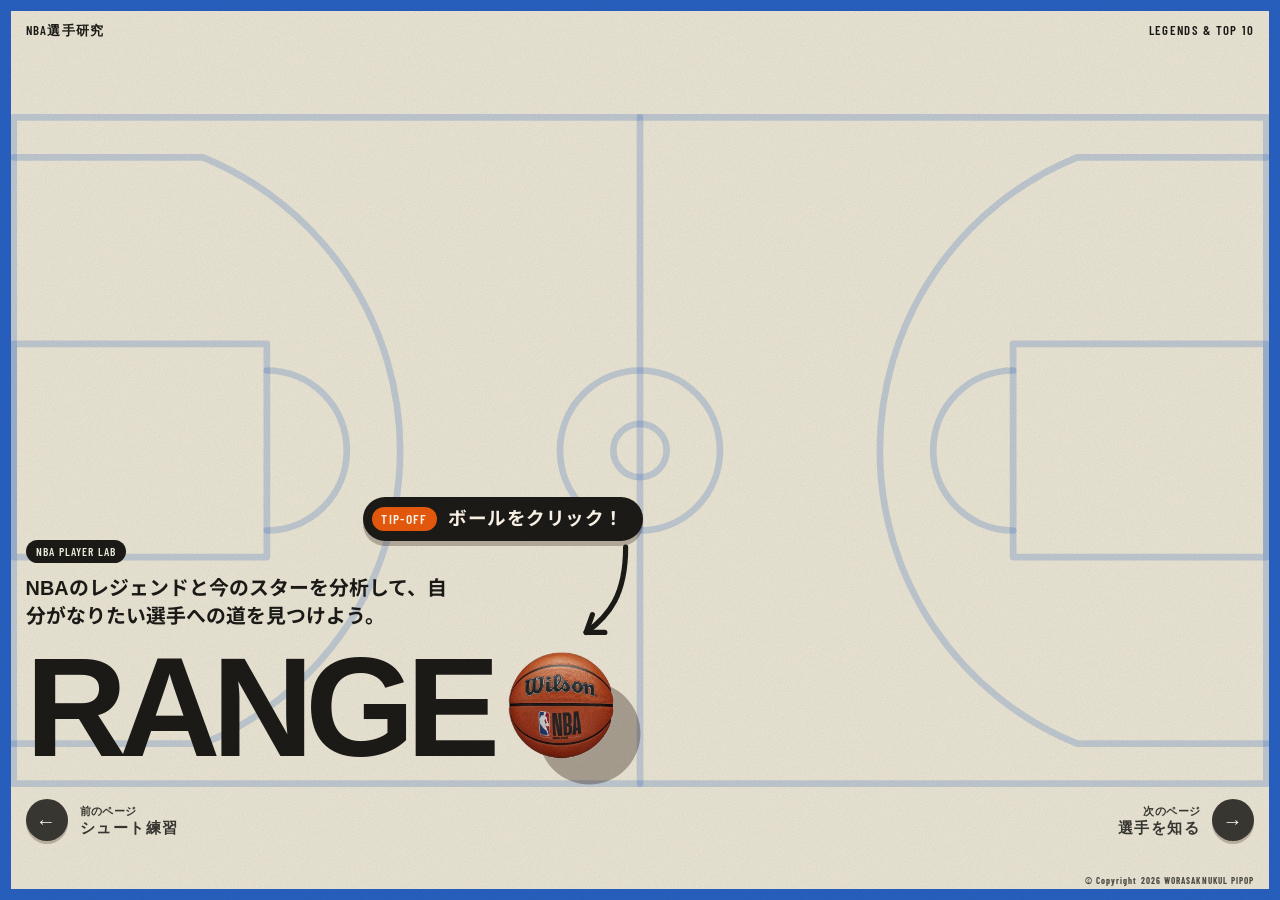
<file: sportweb/index.html>
<!doctype html>
<html lang="ja">
<head>
<meta charset="utf-8">
<meta name="viewport" content="width=device-width, initial-scale=1">
<title>スポーツウェブサイト | バスケットボール | Range</title>
<link rel="preconnect" href="https://fonts.googleapis.com">
<link rel="preconnect" href="https://fonts.gstatic.com" crossorigin>
<link href="https://fonts.googleapis.com/css2?family=Inter:wght@400;500;600;700&family=Noto+Sans+JP:wght@400;500;700&family=Barlow+Condensed:wght@500;600;700&display=swap" rel="stylesheet">
<link rel="stylesheet" href="css/style.css">
<link rel="stylesheet" href="css/home.css">
<link rel="stylesheet" href="css/fit.css">
<link rel="stylesheet" href="css/retro.css">
<script src="js/transition.js"></script>
</head>
<body class="p-home">
  <div class="page">
  <header class="site-header"><div class="credits"><span>NBA選手研究</span><span>LEGENDS &amp; TOP 10</span></div></header>
    <main class="home">
      <div class="grid-view">
        <div class="hero">
        <nav class="picks" id="picks" aria-label="Main">
          <a class="tile poster" href="players.html">
            <i class="po-sw" aria-hidden="true"></i>
            <b class="po-title">選手を知る</b>
            <span class="po-sub">レジェンドと今のスターの強み</span>
          </a>
          <a class="tile poster" href="compare.html">
            <i class="po-sw" aria-hidden="true"></i>
            <b class="po-title">選手を比べる</b>
            <span class="po-sub">2人を重ねて、どこが違うか</span>
          </a>
          <a class="tile poster" href="build-player.html">
            <i class="po-sw" aria-hidden="true"></i>
            <b class="po-title">自分を作る</b>
            <span class="po-sub">なりたい選手への道と練習プラン</span>
          </a>
          <a class="tile poster" href="shoot.html">
            <i class="po-sw" aria-hidden="true"></i>
            <b class="po-title">シュート練習</b>
            <span class="po-sub">緑で離して、3ポイントを決める</span>
          </a>
        </nav>
        <p class="tagline"><span class="tagline-tag">NBA PLAYER LAB</span><span class="tagline-text">NBAのレジェンドと今のスターを分析して、自分がなりたい選手への道を見つけよう。</span></p>
        <div class="brand">
          <h1 class="wordmark">RANGE</h1>
          <div class="ball-menu" id="ballMenu">
            <button class="ball-btn" type="button" aria-expanded="false" aria-controls="picks" aria-label="ボールをクリックしてメニューを開く"><svg viewBox="0 0 270 270" aria-hidden="true"><circle cx="165" cy="165" r="100" fill="#2b1511" fill-opacity=".34"/><image href="images/players/ball.webp" x="6" y="6" width="208" height="208"/></svg></button>
            <span class="ball-hint" aria-hidden="true"><span class="hint-pill"><b>TIP-OFF</b>ボールをクリック！</span><svg class="hint-arrow" viewBox="0 0 80 100"><path d="M14 4C14 50 30 70 52 86"/><path d="M46 69L52 86L34 86"/></svg></span>
          </div>
        </div>
        </div>
      </div>
    </main>
  </div>

    <footer class="site-foot">
    <small>&copy; Copyright 2026 WORASAKNUKUL PIPOP</small>
  </footer>

<script src="js/i18n.js"></script>
<script src="js/home.js"></script>
  <script src="js/pager.js"></script>
</body>
</html>
</file>
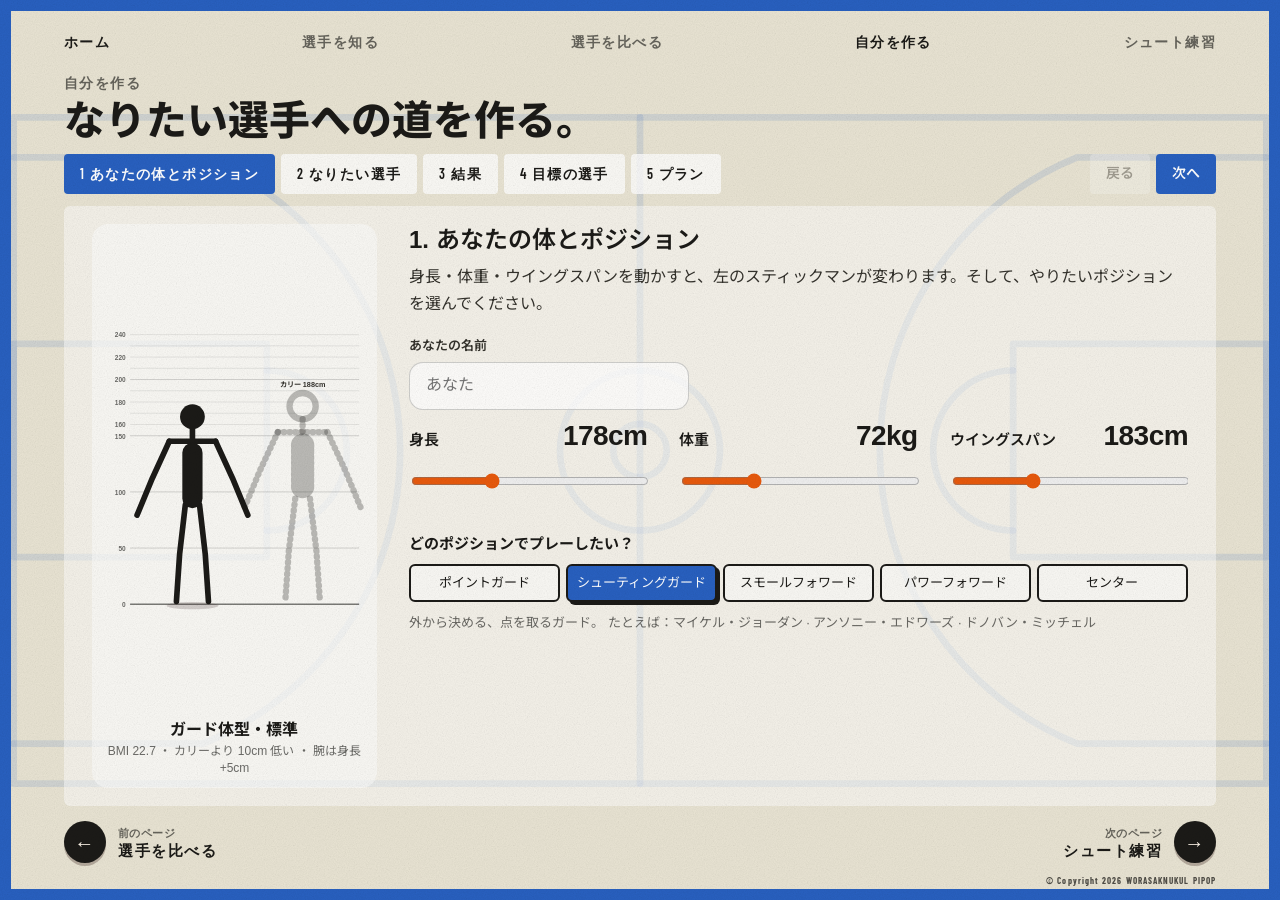
<file: sportweb/build-player.html>
<!doctype html>
<html lang="ja">
<head>
<meta charset="utf-8">
<meta name="viewport" content="width=device-width, initial-scale=1">
<title>自分を作る | Range</title>
<link rel="preconnect" href="https://fonts.googleapis.com">
<link rel="preconnect" href="https://fonts.gstatic.com" crossorigin>
<link href="https://fonts.googleapis.com/css2?family=Inter:wght@400;500;600;700&family=Noto+Sans+JP:wght@400;500;700&family=Barlow+Condensed:wght@500;600;700&display=swap" rel="stylesheet">
<link rel="stylesheet" href="css/style.css">
<link rel="stylesheet" href="css/build-player.css">
<link rel="stylesheet" href="css/fit.css">
<link rel="stylesheet" href="css/retro.css">
<script src="js/transition.js"></script>
</head>
<body class="p-player">
  <div class="page">
    <header class="site-header">
      <div class="header-inner">
        <a class="logo" href="index.html">ホーム</a>
        <nav class="main-nav" aria-label="Main">
          <a href="players.html">選手を知る</a>
          <a href="compare.html">選手を比べる</a>
          <a href="build-player.html" aria-current="page">自分を作る</a>
          <a href="shoot.html">シュート練習</a>
        </nav>
      </div>
    </header>

    <main>
      <section class="section">
        <div class="container">
          <p class="eyebrow">自分を作る</p>
          <h2>なりたい選手への道を作る。</h2>
          <p class="lede">体格とポジションを選んで、目標にしたい選手（レジェンドでも今のスターでも）を選ぶと、体の違いと、そこに近づく練習プランが見えます。</p>

          <nav class="steps-nav" aria-label="ステップ">
            <div class="steps-tabs" id="stepsTabs">
              <button type="button" class="step-tab" data-go="1">1 あなたの体とポジション</button>
              <button type="button" class="step-tab" data-go="2">2 なりたい選手</button>
              <button type="button" class="step-tab" data-go="3">3 結果</button>
              <button type="button" class="step-tab" data-go="4">4 目標の選手</button>
              <button type="button" class="step-tab" data-go="5">5 プラン</button>
            </div>
            <div class="steps-move">
              <button type="button" class="step-move" id="stepPrev">戻る</button>
              <button type="button" class="step-move step-move--next" id="stepNext">次へ</button>
            </div>
          </nav>

          <div class="steps" id="steps">
          <div class="card" data-step="1">
            <div class="build-layout">
              <figure class="figure-panel">
                <svg id="bodySvg" viewBox="0 0 360 420" role="img" aria-label="身長と体重に合わせて変わるスティックマン"></svg>
                <figcaption class="figure-cap"><b id="bodyType"></b><span id="bodyVs"></span></figcaption>
              </figure>
              <div class="build-fields">
                <div class="card-head">
                  <div>
                    <h3>1. あなたの体とポジション</h3>
                    <p class="card-sub">身長・体重・ウイングスパンを動かすと、左のスティックマンが変わります。そして、やりたいポジションを選んでください。</p>
                  </div>
                  <div class="field name-field">
                    <label for="playerName">あなたの名前</label>
                    <input id="playerName" type="text" placeholder="あなた">
                  </div>
                </div>
                <div class="sliders sliders--body" id="bodySliders"></div>
                <h4 class="style-title">どのポジションでプレーしたい？</h4>
                <div class="style-grid" id="styleGrid"></div>
                <p class="note style-desc" id="styleDesc"></p>
              </div>
            </div>
          </div>

          <div class="card card--soft" data-step="2">
            <h3>2. なりたい選手を選ぶ</h3>
            <div class="tabs">
              <button class="pill" id="tabNow" type="button">今：ESPNトップ10</button>
              <button class="pill" id="tabAll" type="button">歴代の名選手</button>
            </div>
            <p class="note tab-note" id="tabNote"></p>
            <div class="pool" id="pool"></div>
          </div>

          <div class="card card--result" data-step="3">
            <h3 id="resultTitle"></h3>
            <p class="result-line" id="resultLine"></p>
            <div class="result-body">
              <div class="compare-rows" id="compareRows"></div>
              <div class="style-compare" id="styleCompare"></div>
            </div>

            <div class="matches-wrap">
              <h4>あなたに近いNBA選手</h4>
              <div class="matches" id="matches"></div>
              <p class="note">近さは、体格とポジションから出した目安です。</p>
            </div>
          </div>

          <div class="card player-file" data-step="4">
            <div class="file-fig"><img id="fileArt" src="" alt=""></div>
            <div class="file-main">
            <div class="tag">目標の選手</div>
            <h3 id="fileName"></h3>
            <p class="sub" id="fileSub"></p>
            <div class="facts">
              <div class="fact"><span class="fact-label">体格</span><span class="fact-value" id="fileBody"></span></div>
              <div class="fact"><span class="fact-label">ポジション</span><span class="fact-value" id="fileStyle"></span></div>
              <div class="fact"><span class="fact-label">主な強み</span><span class="fact-value" id="fileStrong"></span></div>
            </div>
            <p class="note" id="fileNote"></p>
            <p class="file-cta"><a class="btn" id="fileLink" href="players.html">この選手のくわしい強みを見る →</a></p>
            </div>
          </div>

          <div class="card card--plan" data-step="5">
            <h3>5. あなたのプラン</h3>
            <p class="result-line">ポジションと体の違いから、まず取り組む練習を選びました。弱点と目標も書いてください。</p>

            <div class="plan-cols"><div class="plan-left">
            <div class="plan-fields">
              <div class="field">
                <label for="weak">私の一番の弱点</label>
                <textarea id="weak" rows="2" placeholder="例：疲れてくるとフリースローを外す。"></textarea>
              </div>
              <div class="field">
                <label for="goal">私の挑戦目標</label>
                <textarea id="goal" rows="2" placeholder="例：春までにフリースロー成功率を80%にする。"></textarea>
              </div>
            </div>

            <div class="keyword" id="keyword" hidden>
              <div class="tag" id="keywordLabel"></div>
              <p id="keywordTip"></p>
            </div>

            <div class="words" id="words" hidden>
              <span class="tag">あなたの言葉</span>
              <p id="wordsWeak" hidden><strong>弱点：</strong> <span id="wordsWeakText"></span></p>
              <p id="wordsGoal" hidden><strong>挑戦目標：</strong> <span id="wordsGoalText"></span></p>
            </div>
            </div><div class="plan-right">
            <h4 id="gapsTitle"></h4>
            <ul class="body-notes" id="bodyNotes"></ul>
            <div class="focus-list" id="focusList"></div>

            <p class="plan-cta"><a class="btn btn--primary" href="shoot.html">シュート練習で試す →</a></p>

            </div></div>
          </div>
          </div>
        </div>
      </section>
    </main>
  </div>

  <footer class="site-foot">
    <small>&copy; Copyright 2026 WORASAKNUKUL PIPOP</small>
  </footer>

<script src="js/i18n.js"></script>
<script src="js/player-data.js"></script>
<script src="js/lab.js"></script>
<script src="js/build-player.js"></script>
<script src="js/pager.js"></script>
</body>
</html>
</file>
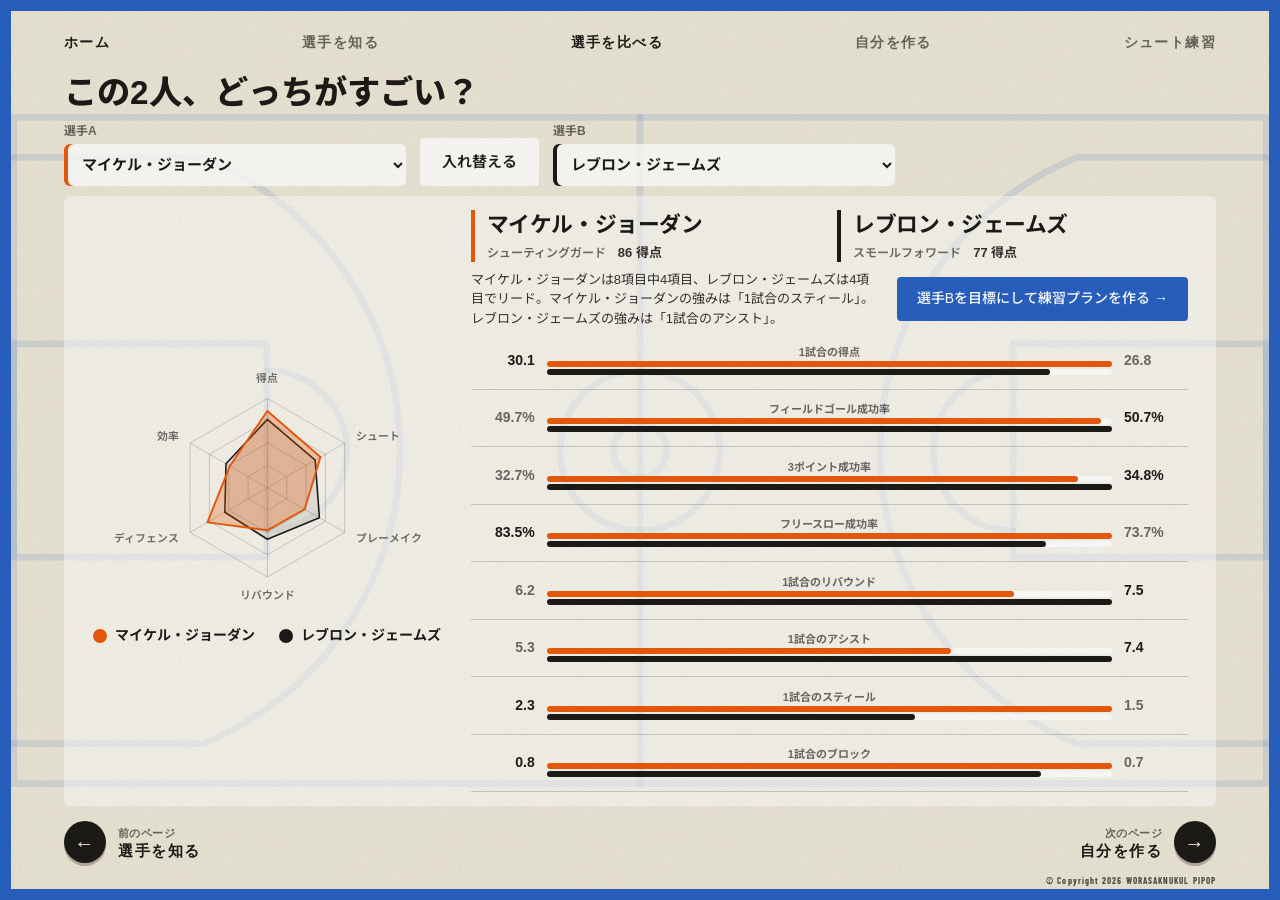
<file: sportweb/compare.html>
<!doctype html>
<html lang="ja">
<head>
<meta charset="utf-8">
<meta name="viewport" content="width=device-width, initial-scale=1">
<title>選手を比べる | Range</title>
<link rel="preconnect" href="https://fonts.googleapis.com">
<link rel="preconnect" href="https://fonts.gstatic.com" crossorigin>
<link href="https://fonts.googleapis.com/css2?family=Inter:wght@400;500;600;700&family=Noto+Sans+JP:wght@400;500;700&family=Barlow+Condensed:wght@500;600;700&display=swap" rel="stylesheet">
<link rel="stylesheet" href="css/style.css">
<link rel="stylesheet" href="css/build-player.css">
<link rel="stylesheet" href="css/lab.css">
<link rel="stylesheet" href="css/fit.css">
<link rel="stylesheet" href="css/retro.css">
<script src="js/transition.js"></script>
</head>
<body class="p-lab p-compare">
  <div class="page">
    <header class="site-header">
      <div class="header-inner">
        <a class="logo" href="index.html">ホーム</a>
        <nav class="main-nav" aria-label="Main">
          <a href="players.html">選手を知る</a>
          <a href="compare.html" aria-current="page">選手を比べる</a>
          <a href="build-player.html">自分を作る</a>
          <a href="shoot.html">シュート練習</a>
        </nav>
      </div>
    </header>

    <main>
      <section class="section">
        <div class="container">
          <p class="eyebrow">選手を比べる</p>
          <h2>この2人、どっちがすごい？</h2>
          <p class="lede">2人を選ぶと、6つの評価と8つの成績を重ねて比べられます。どこで勝っていて、どこで負けているのかを見てみましょう。</p>

          <div class="cmp-pick">
            <label class="cmp-sel cmp-sel--a"><span>選手A</span><select id="cmpA"></select></label>
            <button type="button" class="pill" id="cmpSwap">入れ替える</button>
            <label class="cmp-sel cmp-sel--b"><span>選手B</span><select id="cmpB"></select></label>
          </div>

          <div class="lab lab--cmp card">
            <div class="cmp-left">
              <div class="cmp-radar" id="cmpRadar"></div>
              <div class="legend"><span><i class="you"></i><b id="legA"></b></span><span><i class="them"></i><b id="legB"></b></span></div>
              <p class="note">評価は、1試合あたりの成績から作った0〜99の独自の簡易式によるものです。比較のための目安です。</p>
            </div>
            <div class="cmp-right">
              <div class="cmp-heads">
                <div class="cmp-head cmp-head--a"><a id="cmpLinkA" href="players.html"><b id="cmpNameA"></b></a><span id="cmpStyleA"></span><em id="cmpScoreA"></em></div>
                <div class="cmp-head cmp-head--b"><a id="cmpLinkB" href="players.html"><b id="cmpNameB"></b></a><span id="cmpStyleB"></span><em id="cmpScoreB"></em></div>
              </div>
              <p class="cmp-verdict" id="cmpVerdict"></p>
              <div class="cmp-rows" id="cmpRows"></div>
              <a class="btn btn--primary cmp-cta" id="cmpTarget" href="build-player.html">選手Bを目標にして練習プランを作る →</a>
            </div>
          </div>
        </div>
      </section>
    </main>
  </div>

  <footer class="site-foot">
    <small>&copy; Copyright 2026 WORASAKNUKUL PIPOP</small>
  </footer>

<script src="js/i18n.js"></script>
<script src="js/player-data.js"></script>
<script src="js/lab.js"></script>
<script src="js/compare.js"></script>
<script src="js/pager.js"></script>
</body>
</html>
</file>
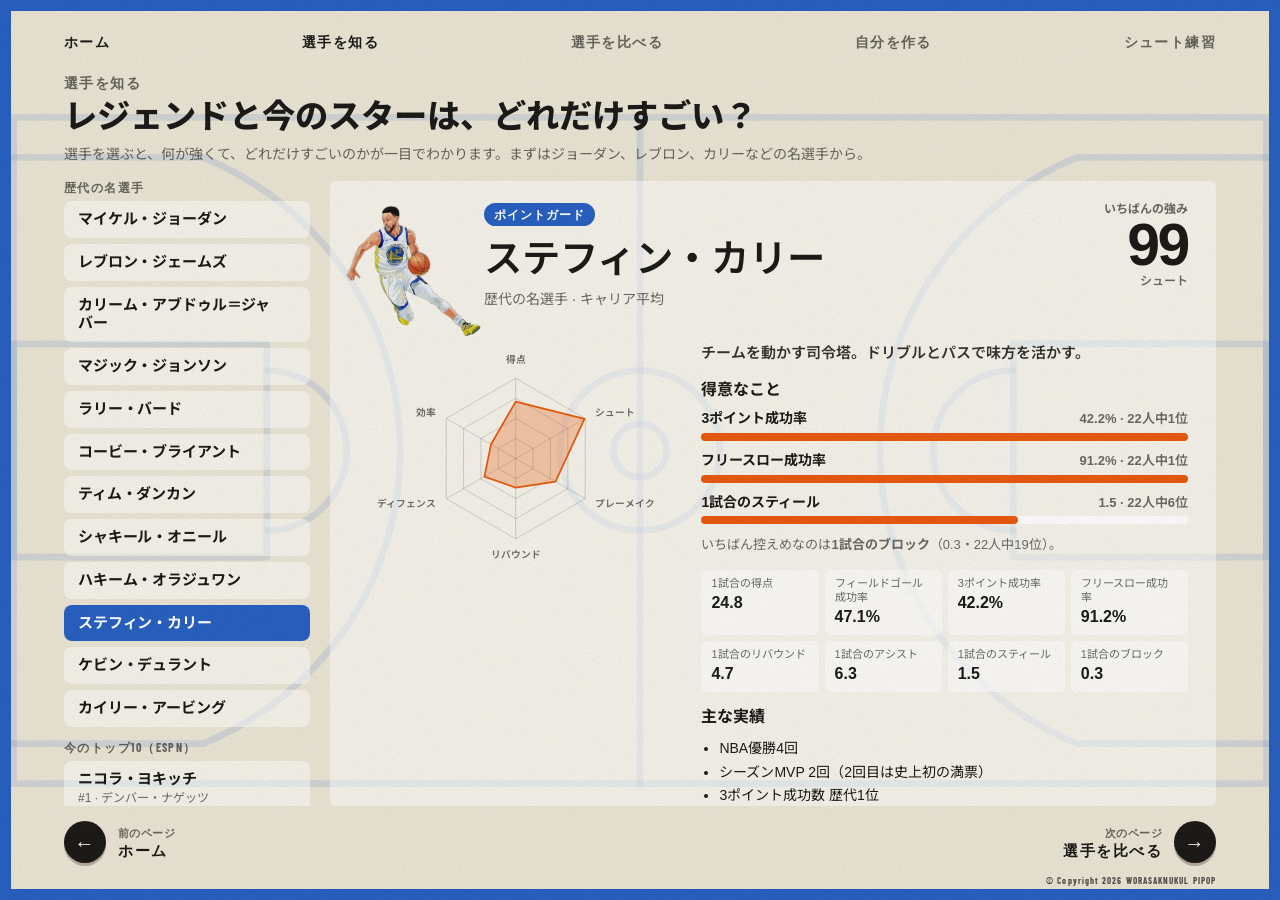
<file: sportweb/players.html>
<!doctype html>
<html lang="ja">
<head>
<meta charset="utf-8">
<meta name="viewport" content="width=device-width, initial-scale=1">
<title>選手を知る | Range</title>
<link rel="preconnect" href="https://fonts.googleapis.com">
<link rel="preconnect" href="https://fonts.gstatic.com" crossorigin>
<link href="https://fonts.googleapis.com/css2?family=Inter:wght@400;500;600;700&family=Noto+Sans+JP:wght@400;500;700&family=Barlow+Condensed:wght@500;600;700&display=swap" rel="stylesheet">
<link rel="stylesheet" href="css/style.css">
<link rel="stylesheet" href="css/build-player.css">
<link rel="stylesheet" href="css/lab.css">
<link rel="stylesheet" href="css/fit.css">
<link rel="stylesheet" href="css/retro.css">
<script src="js/transition.js"></script>
</head>
<body class="p-lab p-players">
  <div class="page">
    <header class="site-header">
      <div class="header-inner">
        <a class="logo" href="index.html">ホーム</a>
        <nav class="main-nav" aria-label="Main">
          <a href="players.html" aria-current="page">選手を知る</a>
          <a href="compare.html">選手を比べる</a>
          <a href="build-player.html">自分を作る</a>
          <a href="shoot.html">シュート練習</a>
        </nav>
      </div>
    </header>

    <main>
      <section class="section">
        <div class="container">
          <p class="eyebrow">選手を知る</p>
          <h2>レジェンドと今のスターは、どれだけすごい？</h2>
          <p class="lede">選手を選ぶと、何が強くて、どれだけすごいのかが一目でわかります。まずはジョーダン、レブロン、カリーなどの名選手から。</p>

          <div class="lab">
            <nav class="lab-list" id="labList" aria-label="選手"></nav>
            <article class="lab-profile card" id="labProfile" aria-live="polite"></article>
          </div>
        </div>
      </section>
    </main>
  </div>

  <footer class="site-foot">
    <small>&copy; Copyright 2026 WORASAKNUKUL PIPOP</small>
  </footer>

<script src="js/i18n.js"></script>
<script src="js/player-data.js"></script>
<script src="js/lab.js"></script>
<script src="js/players.js"></script>
<script src="js/pager.js"></script>
</body>
</html>
</file>
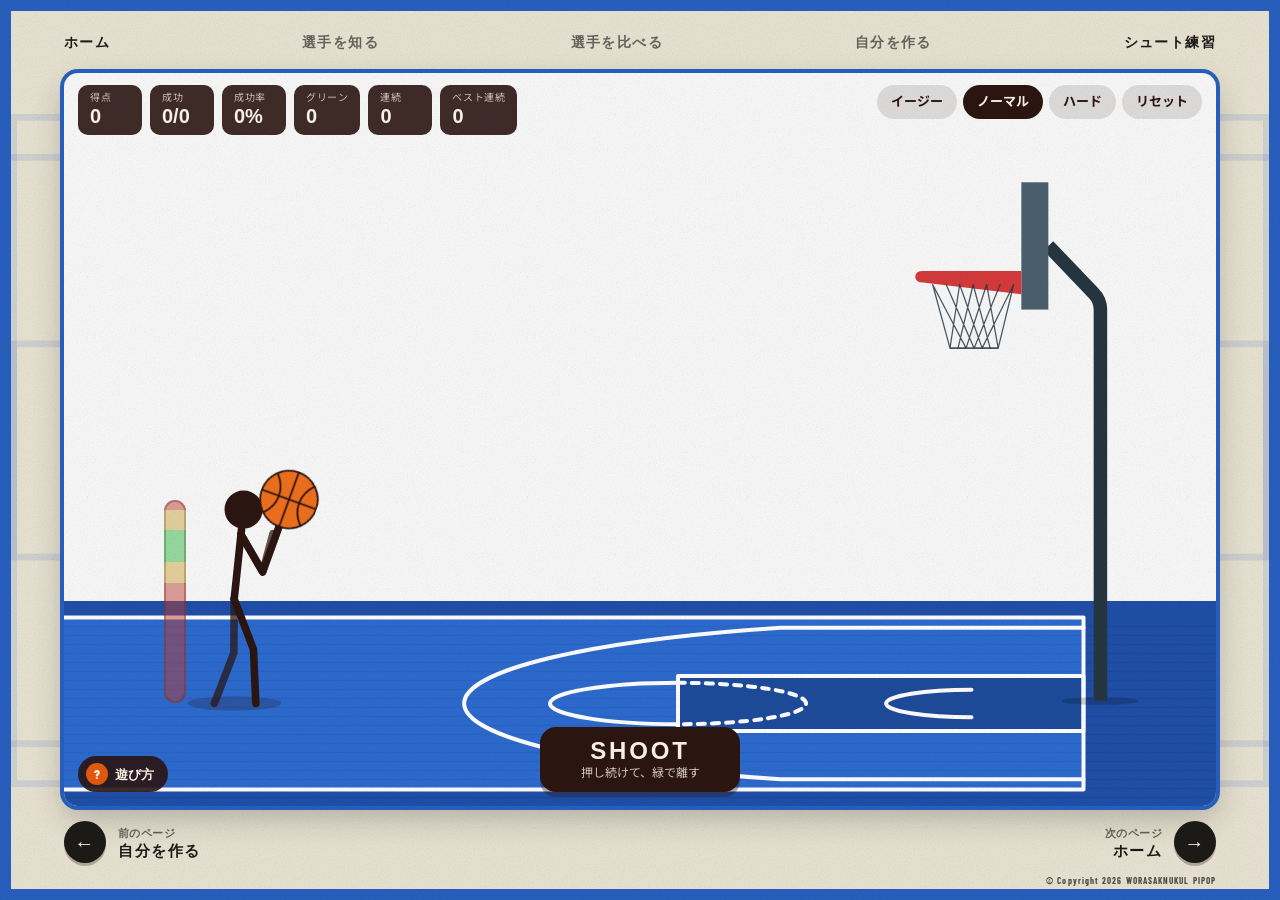
<file: sportweb/shoot.html>
<!doctype html>
<html lang="ja">
<head>
<meta charset="utf-8">
<meta name="viewport" content="width=device-width, initial-scale=1">
<title>シュート練習 | Range</title>
<link rel="preconnect" href="https://fonts.googleapis.com">
<link rel="preconnect" href="https://fonts.gstatic.com" crossorigin>
<link href="https://fonts.googleapis.com/css2?family=Inter:wght@400;500;600;700&family=Noto+Sans+JP:wght@400;500;700&family=Barlow+Condensed:wght@500;600;700&display=swap" rel="stylesheet">
<link rel="stylesheet" href="css/style.css">
<link rel="stylesheet" href="css/shoot.css">
<link rel="stylesheet" href="css/fit.css">
<link rel="stylesheet" href="css/retro.css">
<script src="js/transition.js"></script>
</head>
<body class="p-shoot">
  <div class="page">
    <header class="site-header">
      <div class="header-inner">
        <a class="logo" href="index.html">ホーム</a>
        <nav class="main-nav" aria-label="Main">
          <a href="players.html">選手を知る</a>
          <a href="compare.html">選手を比べる</a>
          <a href="build-player.html">自分を作る</a>
          <a href="shoot.html" aria-current="page">シュート練習</a>
        </nav>
      </div>
    </header>

    <main>
      <section class="section">
        <div class="container">
          <div class="stage" id="stage">
            <div class="court-floor" id="floor" aria-hidden="true"></div>
            <div class="basket basket--back" id="basketBack" aria-hidden="true"></div>
            <svg class="shooter" id="shooterSvg" aria-hidden="true"></svg>
            <div class="ball" id="ball" aria-hidden="true"></div>
            <div class="basket basket--front" id="basketFront" aria-hidden="true"></div>
            <div class="plus3" id="plus3" aria-hidden="true">+3</div>

            <div class="meter" id="meter" aria-hidden="true">
              <div class="meter-bar"><div class="meter-fill" id="meterFill"></div></div>
              <div class="meter-mark" id="meterMark"></div>
            </div>
            <div class="callout" id="callout" role="status" aria-live="polite"></div>

            <div class="hud">
              <div class="hud-stats">
                <div class="hud-item"><span>得点</span><b id="hudPts">0</b></div>
                <div class="hud-item"><span>成功</span><b id="hudMake">0/0</b></div>
                <div class="hud-item"><span>成功率</span><b id="hudPct">0%</b></div>
                <div class="hud-item"><span>グリーン</span><b id="hudGreen">0</b></div>
                <div class="hud-item"><span>連続</span><b id="hudStreak">0</b></div>
                <div class="hud-item"><span>ベスト連続</span><b id="hudBest">0</b></div>
              </div>
              <div class="hud-ctl">
                <div class="levels" id="levels" role="group" aria-label="難易度">
                  <button type="button" class="pill" data-win="85">イージー</button>
                  <button type="button" class="pill is-active" data-win="55">ノーマル</button>
                  <button type="button" class="pill" data-win="18" data-speed="0.62">ハード</button>
                </div>
                <button type="button" class="pill" id="resetBtn">リセット</button>
              </div>
            </div>

            <div class="help" id="help">
              <button type="button" class="help-btn" id="helpBtn" aria-expanded="false" aria-controls="helpPanel"><i>?</i>遊び方</button>
              <div class="help-panel" id="helpPanel" role="region" aria-label="遊び方">
                <p class="eyebrow">シュート練習</p>
                <h2>自分で打って、緑で決める。</h2>
                <p class="lede">スペースキー（または下のSHOOTボタン）を押し続けると、シュートの動きとメーターが進みます。メーターの<b class="g">緑</b>のところで離すと、ボールはリングに吸い込まれます。早すぎても遅すぎても外れます。カリーのように、毎回同じタイミングで離しましょう。</p>

              </div>
            </div>

            <button type="button" class="shoot-btn" id="shootBtn"><b>SHOOT</b><span>押し続けて、緑で離す</span></button>
          </div>
        </div>
      </section>
    </main>
  </div>

  <footer class="site-foot">
    <small>&copy; Copyright 2026 WORASAKNUKUL PIPOP</small>
  </footer>

<script src="js/i18n.js"></script>
<script src="js/shoot.js"></script>
<script>
(function () {
  var help = document.getElementById('help'), btn = document.getElementById('helpBtn');
  btn.addEventListener('click', function () {
    var on = help.classList.toggle('is-pinned');
    btn.setAttribute('aria-expanded', on ? 'true' : 'false');
    btn.blur();
  });
})();
</script>
<script src="js/pager.js"></script>
</body>
</html>
</file>
<file: sportweb/css/style.css>
/* ==========================================================
   Range: shared styles (used by every page)
   1. Tokens  2. Base  3. Layout  4. Header  5. Buttons
   6. Cards   7. Footer  8. Page-load animation
   ========================================================== */

/* 1. Tokens ------------------------------------------------ */
:root {
  --bg: #d9782d;          /* court orange */
  --card: rgba(255, 255, 255, 0.22);
  --card-2: rgba(255, 255, 255, 0.34);
  --line: rgba(43, 21, 17, 0.25);
  --text: #2b1511;        /* dark seam brown */
  --soft: #3d1f19;
  --muted: rgba(43, 21, 17, 0.74);
  --accent: #2b1511;      /* ink: buttons, active links, highlights */
  --on-accent: #fff6ea;
  --ball: #b92f22;        /* ball red: dots, hoop */
  --good: #2b1511;
  --display: 'Helvetica Neue', Helvetica, Inter, 'Noto Sans JP', 'Hiragino Sans', 'Hiragino Kaku Gothic ProN', Meiryo, Arial, sans-serif;
  --body: 'Helvetica Neue', Helvetica, Inter, 'Noto Sans JP', 'Hiragino Sans', 'Hiragino Kaku Gothic ProN', Meiryo, Arial, sans-serif;
}

/* Record night uses the same light theme */
.theme-record { --bg: #d9782d; }

/* 2. Base -------------------------------------------------- */
*,
*::before,
*::after { box-sizing: border-box; }

body {
  margin: 0;
  background: var(--bg);
  color: var(--text);
  font-family: var(--body);
  line-height: 1.4;
  -webkit-font-smoothing: antialiased;
}

a { color: inherit; text-decoration: none; }
button { font: inherit; color: inherit; cursor: pointer; }
p { margin: 0; }

h1, h2, h3 {
  margin: 0;
  font-family: var(--display);
  font-weight: 600;
  letter-spacing: -0.045em;
  line-height: 0.95;
  text-wrap: pretty;
}
h2 { font-size: clamp(40px, 6vw, 88px); }
h3 { font-size: 24px; letter-spacing: -0.02em; }
h4 { margin: 0; font-size: 20px; font-weight: 700; letter-spacing: -0.02em; }

input, textarea { color-scheme: light; font: inherit; }

/* 3. Layout ------------------------------------------------ */
.page { display: flex; flex-direction: column; min-height: 100vh; background: var(--bg) url("data:image/svg+xml,%3Csvg xmlns=%22http://www.w3.org/2000/svg%22 viewBox=%22-20 -20 1920 1040%22 fill=%22none%22 stroke=%22%23fff%22 stroke-opacity=%220.3%22 stroke-width=%2210%22 stroke-linecap=%22round%22 stroke-linejoin=%22round%22%3E%3Crect x=%220%22 y=%220%22 width=%221880%22 height=%221000%22/%3E%3Cpath d=%22M940 0V1000%22/%3E%3Ccircle cx=%22940%22 cy=%22500%22 r=%22120%22/%3E%3Ccircle cx=%22940%22 cy=%22500%22 r=%2240%22/%3E%3Cg transform=%22translate%28940 0%29 scale%28-1 1%29%22%3E%3Crect x=%22560%22 y=%22340%22 width=%22380%22 height=%22320%22/%3E%3Cpath d=%22M560 380A120 120 0 0 0 560 620%22/%3E%3Cpath d=%22M560 380A120 120 0 0 1 560 620%22 stroke-dasharray=%2214 12%22/%3E%3Cpath d=%22M940 60H656A475 475 0 0 0 656 940H940%22/%3E%3Cpath d=%22M835 420A80 80 0 0 0 835 580%22/%3E%3Cpath d=%22M860 440V560%22/%3E%3Cpath d=%22M850 500H860%22/%3E%3Ccircle cx=%22835%22 cy=%22500%22 r=%2215%22/%3E%3C/g%3E%3Cg transform=%22translate%28940 0%29%22%3E%3Crect x=%22560%22 y=%22340%22 width=%22380%22 height=%22320%22/%3E%3Cpath d=%22M560 380A120 120 0 0 0 560 620%22/%3E%3Cpath d=%22M560 380A120 120 0 0 1 560 620%22 stroke-dasharray=%2214 12%22/%3E%3Cpath d=%22M940 60H656A475 475 0 0 0 656 940H940%22/%3E%3Cpath d=%22M835 420A80 80 0 0 0 835 580%22/%3E%3Cpath d=%22M860 440V560%22/%3E%3Cpath d=%22M850 500H860%22/%3E%3Ccircle cx=%22835%22 cy=%22500%22 r=%2215%22/%3E%3C/g%3E%3C/svg%3E") no-repeat center / contain; } }
.page > main { flex: 1 1 auto; }

.container { max-width: 1200px; margin: 0 auto; padding: 0 24px; }
.section { padding-top: 56px; padding-bottom: 64px; }

.eyebrow { margin-bottom: 14px; font-size: 13px; font-weight: 500; color: var(--muted); }
.lede { margin-top: 20px; max-width: 620px; font-size: 17px; line-height: 1.45; color: var(--muted); }
.note { font-size: 13px; line-height: 1.5; color: var(--muted); }
.display-num {
  font-family: var(--display);
  font-weight: 600;
  letter-spacing: -0.045em;
  line-height: 1;
}

/* 4. Header ------------------------------------------------ */
.site-header { position: sticky; top: 0; z-index: 20; background: var(--bg); }
.header-inner {
  display: flex;
  align-items: center;
  justify-content: space-between;   /* logo and links spread evenly across the page */
  gap: 4px 12px;
  padding: 12px 20px;
}
.logo { justify-self: start; font-size: 13px; font-weight: 700; letter-spacing: -0.01em; }
.main-nav { display: contents; }
.main-nav a { padding: 4px 0; font-size: 12px; color: var(--muted); transition: color 160ms ease; }
.main-nav a:hover,
.main-nav a[aria-current='page'] { color: var(--text); }

/* 5. Buttons ----------------------------------------------- */
.btn {
  display: inline-flex;
  align-items: center;
  justify-content: center;
  gap: 8px;
  min-height: 44px;
  padding: 0 20px;
  border: 0;
  border-radius: 4px;
  font-size: 14px;
  font-weight: 500;
}
.btn--primary { background: var(--accent); color: var(--on-accent); }
.btn--large { min-height: 48px; padding: 0 24px; font-size: 15px; }
.btn--link { padding: 0; background: transparent; color: var(--accent); }

/* Round filter buttons (arena highlights, compare tabs) */
.pill {
  min-height: 48px;
  padding: 0 22px;
  border: 0;
  border-radius: 4px;
  background: var(--card-2);
  color: var(--text);
  font-size: 15px;
  font-weight: 600;
  transition: background 240ms ease, color 240ms ease;
}
.pill.is-active { background: var(--accent); color: var(--on-accent); }

/* 6. Cards ------------------------------------------------- */
.card { padding: clamp(20px, 4vw, 44px); border-radius: 6px; background: var(--card); }
.card--soft { background: var(--card-2); }
.card + .card { margin-top: 16px; }

/* 8. Page-load animation (after the ball lands in the basket) */
@keyframes arrive {
  from { opacity: 0; transform: translateY(28px); }
  to { opacity: 1; transform: translateY(0); }
}
.page.arrive { animation: arrive 500ms cubic-bezier(0.2, 0.8, 0.2, 1) both; }

@media (prefers-reduced-motion: reduce) {
  .page.arrive { animation: none; }
}

/* 9. Japanese text -------------------------------------------
   Tight Latin letter-spacing and line-height crush kana and kanji,
   so headings and labels get roomier values. */
body { line-break: strict; overflow-wrap: anywhere; }
h2 { font-size: clamp(30px, 5vw, 68px); line-height: 1.2; letter-spacing: 0; font-weight: 700; }
h3 { line-height: 1.3; letter-spacing: 0; }
h4 { line-height: 1.4; letter-spacing: 0; }
.lede { line-height: 1.8; }
.note { line-height: 1.7; }
.logo, .main-nav a { letter-spacing: 0.02em; }
.main-nav a { white-space: nowrap; }
@media (max-width: 700px) {
  .main-nav a { font-size: 12px; }
}

/* 10. Page pager (arrow keys) -------------------------------
   A strip along the bottom shows where Arrow Left and Arrow Right go. */
.page { padding-bottom: 48px; }
.pager {
  position: fixed; left: 0; right: 0; bottom: 0; z-index: 15;
  display: flex; align-items: center; justify-content: space-between; gap: 16px;
  height: 48px; padding: 0 clamp(14px, 2vw, 28px);
  background: none;
}
.pager-link { display: inline-flex; align-items: center; gap: 12px; color: var(--muted); transition: color 160ms ease; }
.pager-link:hover, .pager-link:focus-visible { color: var(--text); }
.pager-text { display: flex; flex-direction: column; gap: 1px; line-height: 1.2; }
.pager-next .pager-text { align-items: flex-end; text-align: right; }
.pager-hint { font-size: 10px; letter-spacing: 0.04em; }
.pager-name { font-size: 13px; font-weight: 600; color: var(--text); }
.pager-key {
  display: inline-flex; align-items: center; justify-content: center;
  width: 42px; height: 42px; border: 0; border-radius: 50%;
  background: var(--text); color: #fff6ea; font-size: 20px; font-weight: 700; line-height: 1;
  box-shadow: 0 3px 0 rgba(43, 21, 17, 0.28); transition: transform 180ms cubic-bezier(.3, 1.6, .5, 1);
}
.pager-prev:hover .pager-key { transform: translateX(-4px); }
.pager-next:hover .pager-key { transform: translateX(4px); }
.pager-link { position: relative; }
.pager-hint { font-size: 11px; }
.pager-name { font-size: 15px; font-weight: 700; }
/* the page behind the arrow, open in a small window */
.pager-pv {
  position: absolute; bottom: calc(100% + 12px); width: 288px; height: 180px; overflow: hidden; border-radius: 10px;
  border: 4px solid #efe6d2; background: #fff; box-shadow: 0 10px 30px rgba(43, 21, 17, 0.35);
  opacity: 0; transform: translateY(10px) scale(.96); pointer-events: none; transition: opacity 200ms ease, transform 240ms cubic-bezier(.3, 1.4, .5, 1);
}
.pager-prev .pager-pv { left: 0; transform-origin: 0 100%; }
.pager-next .pager-pv { right: 0; transform-origin: 100% 100%; }
.pager-link:hover .pager-pv, .pager-link:focus-visible .pager-pv { opacity: 1; transform: none; }
.pager-pv iframe { width: 1440px; height: 900px; border: 0; transform: scale(.1944); transform-origin: 0 0; pointer-events: none; background: #e9e4d3; }
@media (hover: none) { .pager-pv { display: none; } }

@media (max-aspect-ratio: 1/1) { .page { background-size: auto 100vh; } }
</file>
<file: sportweb/css/home.css>
/* Home page: big word on the left, 12 photo tiles on the right.
   Always fits the window: sizes follow the screen width and height. */

.p-home .page { height: 100dvh; min-height: 0; overflow: hidden; }
.p-home .page > main { flex: 1 1 0; min-height: 0; display: flex; flex-direction: column; }

.home {
  flex: 1 1 0; min-height: 0; display: flex; flex-direction: column;
  padding: clamp(10px, 2.4dvh, 24px) clamp(14px, 2vw, 28px) clamp(14px, 3.4dvh, 32px);
}
.grid-view {
  flex: 1 1 0; min-height: 0; display: flex; flex-direction: row; flex-wrap: nowrap;
  align-items: flex-end; justify-content: space-between; gap: clamp(12px, 2vw, 32px);
}
.wordmark {
  flex: 0 1 auto; min-width: 0;
  font-size: min(11vw, 34dvh);
  font-weight: 700;
  letter-spacing: -0.06em;
  line-height: 0.78;
  padding-bottom: 0.02em;
}
.tiles {
  flex: 0 0 auto;
  display: grid; grid-template-columns: repeat(4, minmax(0, 1fr)); grid-template-rows: repeat(3, minmax(0, 1fr)); gap: clamp(6px, 1vw, 14px);
  width: 54vw; height: min(100%, 40vw);
}

.tile {
  position: relative;
  display: block;
  min-width: 0; min-height: 0;
  overflow: hidden;
  box-shadow: 0 1px 4px rgba(0, 0, 0, 0.14);
  background-color: var(--t, var(--card));
  background-image: repeating-linear-gradient(135deg, rgba(0, 0, 0, 0.05) 0 1px, transparent 1px 10px);
  color: var(--text);
}
.tile--dark { color: #f5f5f4; background-image: repeating-linear-gradient(135deg, rgba(255, 255, 255, 0.05) 0 1px, transparent 1px 10px); }
.tile-ph { position: absolute; top: 8px; left: 8px; right: 8px; font: 10px/1.3 ui-monospace, Menlo, monospace; opacity: 0.6; }
.tile-label {
  position: absolute; left: 8px; right: 8px; bottom: 8px;
  display: flex; flex-direction: column; gap: 1px;
  opacity: 0; transform: translateY(4px);
  transition: opacity 200ms ease, transform 200ms ease;
}
a.tile:hover .tile-label, a.tile:focus-visible .tile-label { opacity: 1; transform: none; }
a.tile:hover .tile-ph { opacity: 0; }
.tile-title { font-size: 12px; font-weight: 600; letter-spacing: 0; line-height: 1.3; }
.tile-sub { font-size: 11px; line-height: 1.3; opacity: 0.7; }

/* A tile with a real photo: the picture fills the tile, the label sits on a soft shade */
.tile-img { position: absolute; inset: 0; width: 100%; height: 100%; object-fit: cover; display: block; }
.tile--photo .tile-ph { display: none; }
.tile--photo::after { content: ''; position: absolute; inset: 0; background: linear-gradient(to top, rgba(0, 0, 0, 0.55), rgba(0, 0, 0, 0) 55%); opacity: 0; transition: opacity 200ms ease; pointer-events: none; }
a.tile--photo:hover::after, a.tile--photo:focus-visible::after { opacity: 1; }
.tile--photo .tile-label { z-index: 1; color: #fff; }

/* tall or narrow windows (phones, tablets held upright): word on top, tiles fill the rest */
@media (max-aspect-ratio: 1/1), (max-width: 760px) {
  .grid-view { flex-direction: column; align-items: stretch; justify-content: flex-start; gap: clamp(10px, 2dvh, 20px); }
  .wordmark { font-size: min(21vw, 15dvh); }
  .tiles { flex: 1 1 0; min-height: 0; width: 100%; height: auto; grid-template-columns: repeat(3, minmax(0, 1fr)); grid-template-rows: repeat(4, minmax(0, 1fr)); }
  .tile-label { opacity: 1; transform: none; left: 6px; right: 6px; bottom: 6px; }
  .tile-ph { display: none; }
  .tile-title { font-size: 11px; }
  .tile-sub { display: none; }
  .tile--photo::after { opacity: 1; }
}

/* the basketball court is the background: one flat blue, white lines */
.p-home .page { position: relative; }
.p-home .site-header, .p-home .page > main, .p-home .pager { position: relative; z-index: 1; }
.p-home .site-header { position: relative; background: none; }
.p-home .header-inner { display: flex; justify-content: space-between; align-items: center; padding: clamp(12px, 2.4dvh, 22px) clamp(14px, 2vw, 28px); }
.p-home .logo, .p-home .main-nav a, .p-home .wordmark { color: var(--text); }
.p-home .main-nav a { opacity: 0.8; font-size: 13px; }
.p-home .main-nav a:hover { opacity: 1; }
.p-home .pager-link, .p-home .pager-name { color: var(--text); }
.p-home .pager-link { opacity: 0.85; }
.p-home .pager-link:hover { opacity: 1; }
.p-home .wordmark { font-size: var(--F); }
/* tiles: soft white glass so the court shows through */
.p-home .tile:not(.tile--photo) { background-color: rgba(255, 255, 255, 0.16) !important; background-image: none; color: var(--text); box-shadow: none; }
.p-home .tile-ph { color: var(--text); opacity: 0.65; }
@media (max-aspect-ratio: 1/1), (max-width: 760px) { .brand { align-items: stretch; } .p-home .wordmark { font-size: min(21vw, 13dvh); } }
.p-home .pager { background: none; }

.p-home .tile:not(.tile--photo) { background-color: rgba(255, 255, 255, 0.26) !important; -webkit-backdrop-filter: blur(8px); backdrop-filter: blur(8px); }

/* home: the court is a blue plate on the right (see .lineup), the page itself is cream paper */
.p-home .page { background-image: url("data:image/svg+xml,%3Csvg xmlns=%22http://www.w3.org/2000/svg%22 viewBox=%22-20 -20 1920 1040%22 fill=%22none%22 stroke=%22%232860c0%22 stroke-opacity=%220.22%22 stroke-width=%2210%22 stroke-linecap=%22round%22 stroke-linejoin=%22round%22%3E%3Crect x=%220%22 y=%220%22 width=%221880%22 height=%221000%22/%3E%3Cpath d=%22M940 0V1000%22/%3E%3Ccircle cx=%22940%22 cy=%22500%22 r=%22120%22/%3E%3Ccircle cx=%22940%22 cy=%22500%22 r=%2240%22/%3E%3Cg transform=%22translate%28940 0%29 scale%28-1 1%29%22%3E%3Crect x=%22560%22 y=%22340%22 width=%22380%22 height=%22320%22/%3E%3Cpath d=%22M560 380A120 120 0 0 0 560 620%22/%3E%3Cpath d=%22M940 60H656A475 475 0 0 0 656 940H940%22/%3E%3C/g%3E%3Cg transform=%22translate%28940 0%29%22%3E%3Crect x=%22560%22 y=%22340%22 width=%22380%22 height=%22320%22/%3E%3Cpath d=%22M560 380A120 120 0 0 0 560 620%22/%3E%3Cpath d=%22M940 60H656A475 475 0 0 0 656 940H940%22/%3E%3C/g%3E%3C/svg%3E"); }

/* The basketball sits right next to the word RANGE; click it and four squares pop out */
.brand { display: flex; flex: 0 0 auto; min-width: 0; flex-direction: row; align-items: flex-end; gap: clamp(6px, 1vw, 16px); }
.p-home { --F: min(11vw, 30dvh); --pick: min(9vw, 22dvh); --ballsz: calc(var(--F) * .98);   /* the ball is as tall as the capital letters */ --aw: clamp(56px, 6.5vw, 96px); }
.ball-menu { position: relative; flex: 0 0 auto; margin-bottom: calc(var(--F) * -.155); }   /* ball bottom sits on the text baseline */
.ball-btn {
  display: block; width: var(--ballsz); aspect-ratio: 1; padding: 0; border: 0; background: none; cursor: pointer;
  transition: transform 420ms cubic-bezier(.3, 1.6, .5, 1); animation: ball-bob 2.2s ease-in-out infinite;
  -webkit-tap-highlight-color: transparent;
}
.ball-btn svg { display: block; width: 100%; height: 100%; overflow: visible; }
.ball-btn:hover { transform: scale(1.06) rotate(-8deg); }
.ball-btn:focus-visible { outline: 3px solid #fff; outline-offset: 4px; border-radius: 50%; }
.is-open .ball-btn { animation: none; transform: rotate(-24deg) scale(.94); }
@keyframes ball-bob { 0%, 100% { translate: 0 0; } 50% { translate: 0 -8px; } }
/* callout: a scoreboard tag and a hand-drawn arrow pointing at the ball */
.ball-hint { position: absolute; left: 0; bottom: calc(100% + 2px); display: flex; flex-direction: column; align-items: flex-start; pointer-events: none; animation: hint-bob 1.5s ease-in-out infinite; transition: opacity 200ms ease; }
.hint-pill { display: inline-flex; align-items: center; gap: .6em; white-space: nowrap; padding: .5em 1em .5em .5em; border-radius: 999px; background: var(--text); color: #fff6ea; font-size: clamp(13px, 1.45vw, 21px); font-weight: 700; letter-spacing: .03em; box-shadow: 0 5px 0 rgba(43, 21, 17, .28); }
.hint-pill b { padding: .18em .7em; border-radius: 999px; background: var(--ball); color: #fff6ea; font-family: Inter, sans-serif; font-size: .72em; letter-spacing: .12em; }
.hint-arrow { width: var(--aw); margin: 2px 0 0 calc(var(--ballsz) * .41 - var(--aw) * .65); overflow: visible; fill: none; stroke: var(--text); stroke-width: 5; stroke-linecap: round; stroke-linejoin: round; }
@keyframes hint-bob { 0%, 100% { translate: 0 0; } 50% { translate: 0 -7px; } }
.is-open .ball-hint { opacity: 0; }

/* headline: why the site exists */
.hero { display: flex; flex-direction: column; align-items: flex-start; gap: clamp(8px, 2dvh, 20px); min-width: 0; }
.tagline { display: flex; flex-direction: column; align-items: flex-start; gap: .55em; margin: 0; max-width: 34vw; font-size: clamp(14px, 1.55vw, 24px); }
.tagline-tag { padding: .3em .9em; border-radius: 999px; background: var(--ink); color: #f4f0e2; font-family: Inter, sans-serif; font-size: .58em; font-weight: 700; letter-spacing: .16em; }
.tagline-text { font-weight: 700; line-height: 1.45; color: var(--text); }

.hero { position: relative; }
/* the four photos pop up big, above the word RANGE */
.picks { position: absolute; left: 0; bottom: calc(100% + clamp(10px, 2.2dvh, 24px)); width: calc(100vw - 2 * clamp(14px, 2vw, 28px)); display: grid; grid-template-columns: repeat(4, minmax(0, 1fr)); gap: clamp(10px, 1.2vw, 20px); pointer-events: none; }
.is-open .picks { pointer-events: auto; }
.picks .tile {
  width: auto; height: min(36dvh, 19vw);
  opacity: 0; transform: translateY(38px) scale(.88); transform-origin: 50% 100%;
  transition: transform 520ms cubic-bezier(.3, 1.4, .5, 1), opacity 240ms ease;
  border-radius: 10px;
}
.picks .tile:nth-child(1) { transition-delay: 0ms; }
.picks .tile:nth-child(2) { transition-delay: 70ms; }
.picks .tile:nth-child(3) { transition-delay: 140ms; }
.picks .tile:nth-child(4) { transition-delay: 210ms; }
.picks .tile:nth-child(5) { transition-delay: 280ms; }
.is-open .picks .tile { opacity: 1; transform: none; }
.is-open .picks .tile:hover { transform: translateY(-6px); transition-delay: 0ms; transition-duration: 200ms; }
.picks .tile-label { opacity: 1; transform: none; left: 10px; right: 10px; bottom: 10px; }
.picks .tile-title { font-size: clamp(14px, 1.6vw, 24px); }
.picks .tile-sub { display: block; font-size: clamp(11px, 1vw, 15px); }
.picks .tile--photo::after { opacity: 1; }
.picks .tile-ph { font-size: clamp(10px, .9vw, 13px); }

/* tall or narrow windows: ball under the word, squares in a 2 x 2 grid below it */
@media (max-aspect-ratio: 1/1), (max-width: 760px) {
  .brand { flex-direction: column; align-items: flex-start; gap: clamp(6px, 1.4dvh, 14px); }
  .ball-menu { margin: 0; }
  .ball-btn { width: min(44vw, 22dvh); }
  .tagline { max-width: 94vw; font-size: clamp(13px, 3.6vw, 18px); }
  .ball-hint { left: calc(100% + 4px); bottom: 38%; flex-direction: row-reverse; align-items: center; }
  .hint-arrow { transform: rotate(144deg); width: 40px; margin: 0 -4px 0 0; }
  .hint-pill { font-size: 10.5px; padding: .45em .8em .45em .4em; gap: .45em; }
  .ball-hint { left: calc(100% - 6px); }
  .picks { position: static; order: 3; width: auto; margin-top: 6px; grid-template-columns: repeat(2, min(42vw, 22dvh)); display: none; }
  .is-open .picks { display: grid; }
  .picks .tile { width: min(42vw, 17dvh); height: min(42vw, 17dvh); }
  .hero { align-items: flex-start; }
}

/* the five picks as small travel posters: cream paper, heavy title, colour chips, framed picture */
.picks .tile.poster {
  --ink: #2b1511; display: flex; flex-direction: column; padding: clamp(8px, .9vw, 14px) clamp(8px, .9vw, 14px) clamp(6px, .7vw, 10px);
  background: #f3eee0 !important; background-image: none; color: var(--ink); border-radius: 4px; overflow: hidden;
  box-shadow: 0 10px 22px rgba(43, 21, 17, .28); -webkit-backdrop-filter: none; backdrop-filter: none;
}
.po-sw { position: absolute; top: clamp(8px, .9vw, 14px); right: clamp(8px, .9vw, 14px); width: clamp(34px, 4vw, 60px); height: clamp(6px, .7vw, 10px); border-radius: 2px;
  background: linear-gradient(90deg, #e0694b 0 20%, #e8d3b0 20% 40%, #b7c43a 40% 60%, #25507f 60% 80%, #4a86c5 80%); }
.po-title { display: block; margin-top: clamp(10px, 1.1vw, 18px); font: 800 clamp(17px, 1.75vw, 28px)/1.05 Inter, 'Noto Sans JP', sans-serif; letter-spacing: -.03em; white-space: nowrap; }
.po-art { position: relative; flex: 1 1 0; min-height: 0; margin-top: clamp(6px, .7vw, 12px); overflow: hidden; background: #4a86c5; }
.po-art svg, .po-art img { position: absolute; inset: 0; width: 100%; height: 100%; object-fit: cover; display: block; }
.po-art img { filter: saturate(.85) contrast(1.02); }
.po-art::after { content: ''; position: absolute; inset: 0; box-shadow: inset 0 0 0 1px rgba(43, 21, 17, .15); pointer-events: none; }
.po-tag { position: absolute; top: 6px; right: 8px; font: 800 clamp(13px, 1.4vw, 22px)/1 Inter, sans-serif; font-style: normal; letter-spacing: -.01em; color: #fff; text-shadow: 0 1px 6px rgba(0, 0, 0, .25); }
.po-sub { display: block; margin-top: clamp(4px, .5vw, 8px); font: 600 clamp(10px, .9vw, 13px)/1.25 Inter, 'Noto Sans JP', sans-serif; opacity: .75; white-space: nowrap; overflow: hidden; text-overflow: ellipsis; }
@media (max-aspect-ratio: 1/1), (max-width: 760px) {
  .picks .tile.poster { padding: 8px 8px 6px; }
  .picks { grid-template-columns: repeat(2, 42vw); gap: 10px; }
  .picks .tile.poster { width: 42vw; height: min(40vw, 20dvh); padding: 7px 7px 5px; }
  .picks .po-title { font-size: 14px; margin-top: 10px; letter-spacing: -.04em; }
  .picks .po-sw { width: 24px; height: 5px; top: 6px; right: 6px; }
  .picks .po-sub { display: none; }
  .picks .po-tag { font-size: 12px; top: 4px; right: 6px; }
}

/* ---------- poster look: cards, lineup of players on a court-blue plate ---------- */
.picks .tile.poster { border: 2px solid var(--ink); border-radius: 2px; background: #f4f0e2 !important; box-shadow: 6px 6px 0 var(--ink); }
.po-art { background: var(--blue); }
.po-art img.po-fig { position: absolute; inset: auto; width: auto; max-width: none; object-fit: contain; object-position: bottom; z-index: 1; filter: drop-shadow(0 3px 0 rgba(0, 0, 0, .18)); }
.po-art svg { position: absolute; }

.lineup {
  position: absolute; z-index: 0; pointer-events: none;
  right: calc(var(--frame) + clamp(14px, 2vw, 28px)); bottom: clamp(70px, 11dvh, 100px);
  width: min(56vw, 150dvh); height: min(70dvh, 40vw);
}
.lineup-plate {
  position: absolute; left: 0; right: 0; bottom: 0; height: 46%; background: var(--blue);
  box-shadow: 8px 8px 0 var(--ink);
  background-image: url("data:image/svg+xml,%3Csvg xmlns=%22http://www.w3.org/2000/svg%22 viewBox=%220 0 1880 1000%22 fill=%22none%22 stroke=%22%23fff%22 stroke-width=%2210%22 stroke-linecap=%22round%22 stroke-linejoin=%22round%22%3E%3Crect x=%2230%22 y=%2230%22 width=%221820%22 height=%22940%22/%3E%3Cpath d=%22M940 30V970%22/%3E%3Ccircle cx=%22940%22 cy=%22500%22 r=%22120%22/%3E%3Cg transform=%22translate%28940 0%29 scale%28-1 1%29%22%3E%3Crect x=%22520%22 y=%22340%22 width=%22420%22 height=%22320%22/%3E%3Cpath d=%22M940 90H656A420 420 0 0 0 656 910H940%22/%3E%3Cpath d=%22M520 380A120 120 0 0 0 520 620%22/%3E%3C/g%3E%3Cg transform=%22translate%28940 0%29%22%3E%3Crect x=%22520%22 y=%22340%22 width=%22420%22 height=%22320%22/%3E%3Cpath d=%22M940 90H656A420 420 0 0 0 656 910H940%22/%3E%3Cpath d=%22M520 380A120 120 0 0 0 520 620%22/%3E%3C/g%3E%3C/svg%3E");
  background-size: 100% auto; background-position: center;
}
.lineup-credit { position: absolute; left: 0; right: 0; bottom: 3%; z-index: 20; margin: 0; text-align: center; font: 700 clamp(9px, .8vw, 12px)/1 var(--label); letter-spacing: .16em; color: #fff; }
.lu { position: absolute; bottom: 5%; left: var(--l); z-index: var(--z); margin: 0; height: calc(100% * var(--s) * .93); animation: lu-in 700ms cubic-bezier(.2, .9, .3, 1) both; }
.lu img { display: block; height: 100%; width: auto; filter: drop-shadow(0 4px 0 rgba(0, 0, 0, .18)); }
.lu:nth-of-type(1) { animation-delay: 60ms; } .lu:nth-of-type(2) { animation-delay: 140ms; } .lu:nth-of-type(3) { animation-delay: 220ms; }
.lu:nth-of-type(4) { animation-delay: 300ms; } .lu:nth-of-type(5) { animation-delay: 380ms; } .lu:nth-of-type(6) { animation-delay: 460ms; } .lu:nth-of-type(7) { animation-delay: 540ms; }
@keyframes lu-in { from { opacity: 0; translate: 0 36px; } to { opacity: 1; translate: 0 0; } }
@media (prefers-reduced-motion: reduce) { .lu { animation: none; } }

@media (max-aspect-ratio: 1/1), (max-width: 760px) {
  .lineup { right: calc(var(--frame) + 10px); left: calc(var(--frame) + 10px); width: auto; height: min(36dvh, 62vw); bottom: clamp(52px, 8dvh, 72px); }
  .lu-luka, .lu-giannis, .lu-magic { display: none; }
  .lu-kobe { --l: 0%; } .lu-jordan { --l: 20%; } .lu-lebron { --l: 44%; } .lu-curry { --l: 66%; }
}

/* landscape: the tip-off tag sits to the left of the ball so the players stay clear */
@media (min-aspect-ratio: 1/1) and (min-width: 761px) {
  .ball-hint { left: auto; right: 0; align-items: flex-end; }
  .hint-arrow { margin: 2px calc(var(--ballsz) * .41 - var(--aw) * .65) 0 0; transform: scaleX(-1); }
}

/* simple cards: title + one line, no pictures */
.picks .tile.poster { --ink: #1b1a17; }
@media (min-aspect-ratio: 1/1) and (min-width: 761px) {
  .picks .tile.poster { height: auto; padding-bottom: clamp(14px, 1.4vw, 22px); padding-top: clamp(20px, 2vw, 30px); }
  .picks .po-title { margin-top: 0; font-size: clamp(20px, 2.1vw, 32px); }
  .picks .po-sub { font-size: clamp(11px, 1vw, 15px); }
}
</file>
<file: sportweb/css/fit.css>
/* ==========================================================
   Fit to one screen
   On laptop and desktop screens every page fits the window, so
   nothing needs scrolling. On small screens the pages scroll
   normally. The player builder shows one step at a time.
   ========================================================== */

/* step tabs of the player builder (all screen sizes) */
.steps-nav { display: flex; flex-wrap: wrap; align-items: center; justify-content: space-between; gap: 10px 16px; margin-top: 20px; }
.steps-tabs { display: flex; flex-wrap: wrap; gap: 6px; }
.step-tab, .step-move {
  min-height: 40px; padding: 0 16px; border: 0; border-radius: 4px;
  background: var(--card-2); color: var(--text); font-size: 14px; font-weight: 600;
  transition: background 200ms ease, color 200ms ease;
}
.step-tab.is-active, .step-move--next { background: var(--accent); color: var(--on-accent); }
.step-move[disabled] { opacity: 0.35; cursor: default; }
.steps-move { display: flex; gap: 6px; }
.steps { margin-top: 16px; }
.steps > .card[hidden] { display: none; }
.steps > .card + .card { margin-top: 0; }

@media (min-width: 960px) and (min-height: 640px) {
  html, body { height: 100%; }
  .page { height: 100dvh; min-height: 0; overflow: hidden; }
  .header-inner { padding: 10px 24px; }
  .page > main { flex: 1 1 0; min-height: 0; display: flex; flex-direction: column; }
  .section { flex: 1 1 0; min-height: 0; display: flex; padding-top: 8px; padding-bottom: 20px; }
  .container { flex: 1 1 auto; min-height: 0; display: flex; flex-direction: column; width: 100%; padding: 0 24px; }
  .eyebrow { margin-bottom: 4px; }
  h2 { font-size: clamp(26px, 3.2vw, 42px); }
  .lede { margin-top: 8px; max-width: 1100px; font-size: 15px; line-height: 1.6; }

  /* shot map */
  .p-shot .shot-panel { flex: 1 1 0; min-height: 0; margin-top: 12px; flex-wrap: nowrap; align-items: stretch; gap: 32px; padding: 20px 32px; }
  .p-shot .shot-info { flex: 1 1 0; min-width: 0; justify-content: center; gap: 12px; }
  .p-shot .shot-season { font-size: clamp(48px, 6vw, 84px); }
  .p-shot .shot-caption { font-size: 16px; line-height: 1.6; }
  .p-shot .stat-grid { gap: 12px 20px; margin: 0; }
  .p-shot .stat-grid dd { font-size: 26px; }
  .p-shot .court-wrap { flex: 1 1 0; min-width: 0; min-height: 0; gap: 8px; }
  .p-shot .court { flex: 1 1 0; min-height: 0; width: auto; max-width: 100%; }
  .p-shot .court-wrap .note { font-size: 11px; line-height: 1.5; }
  .p-shot .btn--large { min-height: 42px; }
  .p-shot .season-chart { flex: 0 0 auto; margin-top: 12px; padding: 14px 24px 12px; }
  .p-shot .season-chart-head h3 { font-size: 18px; }
  .p-shot .bars { margin-top: 10px; gap: 6px; }
  .p-shot .bar { height: 72px; }
  .p-shot .season-chart .note { margin-top: 6px; font-size: 11px; }

  /* arenas */
  .p-arenas .arena-picks { margin-top: 12px; gap: 8px; }
  .p-arenas .pill { min-height: 38px; font-size: 14px; }
  .p-arenas .arena-layout { flex: 1 1 0; min-height: 0; flex-wrap: nowrap; margin-top: 12px; align-items: stretch; }
  .p-arenas .us-map { flex: 0 0 auto; align-self: center; width: min(calc(100% - 340px), calc((100dvh - 290px) * 1.613)); }
  .p-arenas .arena-card { flex: 1 1 300px; align-self: stretch; padding: 24px; overflow: auto; }
  .p-arenas .arena-card h3 { font-size: 26px; }
  .p-arenas .arena-footnote { margin-top: 8px; font-size: 11px; }

  /* record night */
  .record { padding-bottom: 0; }
  .p-record .record-layout { flex: 1 1 0; min-height: 0; flex-wrap: nowrap; align-items: stretch; gap: 32px; margin-top: 12px; }
  .p-record .story-steps { flex: 1 1 0; min-width: 0; justify-content: center; gap: 6px; }
  .p-record .story-step { padding: 14px 20px; gap: 4px; }
  .p-record .story-title { font-size: 20px; }
  .p-record .story-body { font-size: 14px; line-height: 1.6; }
  .p-record .story-board { flex: 1 1 0; min-width: 0; min-height: 0; gap: 12px; padding: 20px 24px; align-items: stretch; }
  .p-record .story-count { font-size: clamp(44px, 5vw, 72px); }
  .p-record .story-court { flex: 1 1 0; min-height: 0; width: auto; align-self: center; max-width: 100%; }
  .p-record .story-foot { font-size: 13px; line-height: 1.5; text-align: center; }

  /* player builder */
  .p-player .steps-nav { margin-top: 10px; }
  .p-player .steps { flex: 1 1 0; min-height: 0; margin-top: 12px; }
  .p-player .steps > .card { height: 100%; overflow: auto; padding: 24px 32px; }
  .p-player .build-layout { display: grid; grid-template-columns: minmax(220px, 26%) minmax(0, 1fr); gap: 32px; margin-top: 0; align-items: stretch; height: 100%; }
  .p-player .figure-panel { height: 100%; min-height: 0; display: flex; flex-direction: column; padding: 10px 12px 12px; }
  .p-player .figure-panel svg { flex: 1 1 0; min-height: 0; max-height: none; }
  .p-player .style-grid { grid-template-columns: repeat(5, minmax(0, 1fr)); gap: 6px; }
  .p-player .style-btn { padding: 8px 4px; font-size: 13px; }
  .p-player .build-fields { overflow: auto; min-height: 0; }
  .p-player .sliders { display: grid; grid-template-columns: repeat(4, minmax(0, 1fr)); gap: 20px 32px; margin-top: 20px; }
  .p-player .sliders--body { grid-template-columns: repeat(3, minmax(0, 1fr)); margin-top: 0; }
  .p-player .sliders:not(.sliders--body) .slider-head label { font-size: 13px; line-height: 1.3; }
  .p-player .sliders:not(.sliders--body) .slider-value { font-size: 18px; white-space: nowrap; }
  .p-player .pool { display: grid; grid-template-columns: repeat(5, minmax(0, 1fr)); gap: 10px; }
  .p-player .player-btn { min-width: 0; }
  .p-player .card--result { display: grid; grid-template-columns: minmax(0, 1fr) 300px 230px; grid-template-rows: auto auto minmax(0, 1fr); gap: 0 32px; }
  .p-player .card--result > h3, .p-player .card--result > .result-line { grid-column: 1 / -1; }
  .p-player .card--result .result-body { display: contents; }
  .p-player .card--result .style-compare { grid-column: 2; grid-row: 3; align-self: start; margin-top: 12px; }
  .p-player .card--result .compare-rows { grid-column: 1; grid-row: 3; align-self: start; margin-top: 4px; display: flex; flex-direction: column; }
  .p-player .card--result .compare-body { flex-direction: column; align-items: stretch; gap: 4px; }
  .p-player .card--result .compare-nums { width: auto; flex-direction: row; justify-content: space-between; }
  .p-player .card--result .compare-row { padding: 9px 0; }
  .p-player .card--result .compare-label { font-size: 14px; }
  .p-player .card--result .matches-wrap { grid-column: 3; grid-row: 3; align-self: start; margin-top: 12px; padding: 0 0 0 28px; border-top: 0; border-left: 1px solid var(--line); }
  .p-player .card--result .matches-wrap h4 { margin-top: 0; font-size: 17px; }
  .p-player .card--result .matches { flex-direction: column; margin-top: 12px; }
  .p-player .card--result .match { flex: 0 0 auto; padding: 14px 18px; border-radius: 6px; }
  .p-player .card--result .match-pct { font-size: 34px; }
  .p-player .card--result .match-hint { display: none; }
  .p-player .player-file .facts { display: grid; grid-template-columns: repeat(2, minmax(0, 1fr)); gap: 20px 40px; }
  .p-player .plan-cols { display: grid; grid-template-columns: minmax(0, 5fr) minmax(0, 7fr); gap: 32px; margin-top: 4px; }
  .p-player .plan-fields { flex-direction: column; margin-top: 16px; gap: 16px; }
  .p-player .plan-fields .field { flex: 0 0 auto; }
  .p-player .card--plan h4 { margin-top: 0; }
  .p-player .focus-list { display: grid; grid-template-columns: repeat(3, minmax(0, 1fr)); gap: 10px; margin-top: 10px; }
  .p-player .focus { flex: 0 0 auto; padding: 14px 18px; gap: 4px; border-radius: 6px; }
  .p-player .focus-tip { font-size: 13px; line-height: 1.6; }
  .p-player .plan-fields textarea { padding: 10px 14px; }
  .p-player .plan-note { font-size: 12px; margin-top: 4px; }
  .p-player .plan-scroll { margin-top: 8px; }
  .p-player .card--plan #planBlock h4 { margin-top: 16px; font-size: 17px; }
  .p-player .plan-table { min-width: 0; }
  .p-player .plan-table td { padding: 8px 8px 8px 0; }
  .p-player .words { margin-top: 16px; padding: 16px 20px; }
}

/* laptop windows up to 940px tall: tighten the player builder */
@media (min-width: 960px) and (min-height: 640px) and (max-height: 940px) {
  .p-player .lede { display: none; }
  .p-player .steps-nav { margin-top: 8px; }
  .p-player .steps > .card { padding: 18px 28px; }
  .p-player .card--result .result-line { margin-top: 4px; font-size: 14px; }
  .p-player .card--result .radar-box { margin-top: 4px; }
  .p-player .card--result .radar-box svg { max-height: calc(100dvh - 330px); }
  .p-player .card--result .radar-box .note { display: none; }
  .p-player .card--result .compare-row { padding: 5px 0; }
  .p-player .card--result .compare-body { margin-top: 4px; }
  .p-player .card--result .match { padding: 10px 16px; }
  .p-player .card--result .match-pct { font-size: 28px; }
  .p-player .result-line { font-size: 14px; }
  .p-player .focus { padding: 10px 14px; }
  .p-player .focus-tip { font-size: 12px; line-height: 1.5; }
  .p-player .plan-table td { padding: 5px 8px 5px 0; font-size: 14px; }
  .p-player .plan-table th { padding: 6px 8px 6px 0; }
  .p-player .plan-note { display: none; }
  .p-player .keyword { margin-top: 10px; padding: 12px 16px; }
  .p-player .keyword p { font-size: 14px; }
  .p-player .words { margin-top: 10px; padding: 12px 16px; }
  .p-player .words p { font-size: 14px; }
  .p-player .plan-fields { margin-top: 10px; gap: 10px; }
  .p-player .card--plan #planBlock h4 { margin-top: 10px; }
}

/* shorter laptop windows: tighten a little more */
@media (min-width: 960px) and (min-height: 640px) and (max-height: 780px) {
  .p-shot .shot-caption { display: none; }
  .p-shot .bar { height: 56px; }
  .p-shot .season-chart .note { display: none; }
  .p-record .story-body { font-size: 13px; }
  .p-arenas .arena-note { font-size: 14px; }
}

@media (min-width: 960px) and (min-height: 640px) and (max-height: 760px) {
  .p-player .card--result .result-line { display: none; }
  .p-player .card--result .compare-row { padding: 3px 0; }
  .p-player .card--result .radar-box svg { max-height: calc(100dvh - 300px); }
  .p-player h2 { font-size: 26px; }
  .p-player .steps > .card { padding: 14px 24px; }
  .p-player .focus-tip { display: none; }
}

/* step 4: target player card, centered */
.p-player .player-file { justify-content: center; align-items: center; gap: clamp(28px, 5vw, 72px); }
.p-player .player-file .file-fig { align-self: center; width: auto; height: min(52dvh, 380px); }
.p-player .player-file .file-fig img { height: 100%; max-height: none; width: auto; max-width: 260px; object-fit: contain; object-position: center bottom; }
.p-player .player-file .file-main { flex: 0 1 620px; display: flex; flex-direction: column; align-items: flex-start; }
.p-player .player-file .facts { display: grid; grid-template-columns: 1fr 1fr; gap: 18px 36px; width: 100%; margin-top: 20px; }
.p-player .player-file .fact:first-child { grid-column: 1 / -1; }
.p-player .player-file .note { margin-top: 18px; }
.p-player .player-file .file-cta { margin-top: 18px; }
.p-player .player-file .file-cta .btn { padding-left: 18px; padding-right: 18px; }
.p-player .player-file .file-cta { margin-left: 0; padding: 0; }
.p-player .player-file .file-cta .btn { display: inline-flex; align-items: center; min-height: 42px; margin: 0; border: 2px solid var(--ink); border-radius: 6px; background: var(--card); box-shadow: 3px 3px 0 var(--ink); font-weight: 700; }
</file>
<file: sportweb/css/retro.css>
/* ==========================================================
   Poster theme (loaded last on every page)
   Cream grainy paper, a flat court blue with white lines, ink-black
   heavy headlines and tiny condensed capital labels, like a printed
   basketball poster. Player art sits on top of it.
   ========================================================== */

:root {
  --paper: #e9e4d3;                    /* cream paper */
  --ink: #1b1a17;
  --blue: #2860c0;                     /* court blue */
  --blue-d: #1d4a98;
  --bg: #e9e4d3;
  --text: #1b1a17;
  --soft: #34322c;
  --muted: rgba(27, 26, 23, 0.64);
  --line: rgba(27, 26, 23, 0.2);
  --card: rgba(255, 255, 255, 0.5);
  --card-2: rgba(255, 255, 255, 0.78);
  --accent: #2860c0;                   /* active states, primary buttons */
  --on-accent: #ffffff;
  --ball: #e8590c;                     /* basketball orange: "you", dots */
  --good: #1d7a3a;
  --frame: clamp(6px, 0.9vw, 14px);
  --label: 'Barlow Condensed', 'Arial Narrow', 'Helvetica Neue Condensed', 'Helvetica Neue', Helvetica, Arial, sans-serif;
  --court: url("data:image/svg+xml,%3Csvg xmlns=%22http://www.w3.org/2000/svg%22 viewBox=%22-20 -20 1920 1040%22 fill=%22none%22 stroke=%22%232860c0%22 stroke-opacity=%220.13%22 stroke-width=%2210%22 stroke-linecap=%22round%22 stroke-linejoin=%22round%22%3E%3Crect x=%220%22 y=%220%22 width=%221880%22 height=%221000%22/%3E%3Cpath d=%22M940 0V1000%22/%3E%3Ccircle cx=%22940%22 cy=%22500%22 r=%22120%22/%3E%3Ccircle cx=%22940%22 cy=%22500%22 r=%2240%22/%3E%3Cg transform=%22translate%28940 0%29 scale%28-1 1%29%22%3E%3Crect x=%22560%22 y=%22340%22 width=%22380%22 height=%22320%22/%3E%3Cpath d=%22M560 380A120 120 0 0 0 560 620%22/%3E%3Cpath d=%22M940 60H656A475 475 0 0 0 656 940H940%22/%3E%3C/g%3E%3Cg transform=%22translate%28940 0%29%22%3E%3Crect x=%22560%22 y=%22340%22 width=%22380%22 height=%22320%22/%3E%3Cpath d=%22M560 380A120 120 0 0 0 560 620%22/%3E%3Cpath d=%22M940 60H656A475 475 0 0 0 656 940H940%22/%3E%3C/g%3E%3C/svg%3E");
}

/* cream paper with very faint blue court lines */
body { background: var(--paper); }
.page { position: relative; isolation: isolate; background: var(--paper) var(--court) no-repeat center / contain; }
.page::before { display: none; }

/* court-blue frame around the window + film grain on top of everything */
body::before {
  content: ''; position: fixed; inset: 0; z-index: 45; pointer-events: none;
  border: var(--frame) solid var(--blue);
}
body::after {
  content: ''; position: fixed; inset: 0; z-index: 46; pointer-events: none; opacity: 0.2; mix-blend-mode: multiply;
  background-image: url("data:image/svg+xml,%3Csvg xmlns='http://www.w3.org/2000/svg' width='220' height='220'%3E%3Cfilter id='n'%3E%3CfeTurbulence type='fractalNoise' baseFrequency='.9' numOctaves='3' stitchTiles='stitch'/%3E%3CfeColorMatrix type='saturate' values='0'/%3E%3C/filter%3E%3Crect width='100%25' height='100%25' filter='url(%23n)'/%3E%3C/svg%3E");
}

/* the sticky header lets the grid show through */
.site-header { position: relative; background: none; -webkit-backdrop-filter: none; backdrop-filter: none; }

/* type: heavy and tight for headlines, tiny condensed capitals for labels */
h1, h2 { font-weight: 800; }
.wordmark { font-weight: 800; }
.eyebrow, .logo, .main-nav a, .pager-name, .pager-link, .step-tab, .tagline-tag, .hint-pill b, .credits {
  font-family: var(--label); text-transform: uppercase; letter-spacing: 0.1em; font-weight: 600;
}
.eyebrow, .main-nav a, .logo { font-size: 14px; }

/* home: three little credit lines across the top, like a poster header */
.credits { display: flex; align-items: center; justify-content: space-between; gap: 12px; padding: clamp(14px, 2.4dvh, 24px) clamp(14px, 2vw, 28px) 0; font-size: clamp(11px, 1vw, 14px); color: var(--text); }
.credits b { font-size: 1.9em; letter-spacing: 0.02em; font-weight: 800; }
.credits i { display: inline-block; width: .55em; height: .55em; margin-right: .35em; border-radius: 50%; background: var(--ball); }

/* thinner court lines on the home page, like the poster */

/* alignment: header, content and pager share the same left and right edges */
.header-inner { width: 100%; max-width: 1200px; margin: 0 auto; padding-left: 24px; padding-right: 24px; }
body:not(.p-home) .pager { bottom: var(--frame); padding: 0 max(24px, calc((100vw - 1200px) / 2 + 24px)); }
body:not(.p-home) .page { padding-bottom: calc(48px + var(--frame)); }

/* two-column pages: both columns start at the same line */
@media (min-width: 960px) {
  .p-arenas .us-map, .p-arenas .arena-card { align-self: flex-start; }
  .p-record .story-steps { justify-content: flex-start; }
}

/* breathing room between the cream frame and the menu / arrows (inner pages) */
body:not(.p-home) .header-inner { padding-top: calc(var(--frame) + 16px); padding-bottom: 10px; }
body:not(.p-home) .pager { bottom: calc(var(--frame) + 14px); }
body:not(.p-home) .page { padding-bottom: calc(48px + var(--frame) + 14px); }

/* phones: the menu wraps instead of squeezing the words */
@media (max-width: 640px) {
  .header-inner { flex-wrap: wrap; justify-content: center; gap: 2px 16px; }
  .logo, .main-nav a { white-space: nowrap; }
}

/* 日本語 / English switch, centred between the pager arrows */
.pager .lang-switch {
  position: absolute; left: 50%; bottom: 8px; transform: translateX(-50%); display: flex; gap: 2px; padding: 3px;
  border-radius: 999px; background: rgba(27, 26, 23, .1); pointer-events: auto;
}
.lang-switch button {
  min-width: 46px; min-height: 28px; padding: 0 11px; border: 0; border-radius: 999px; background: transparent; color: #1b1a17;
  font: 700 12px/1 var(--label); letter-spacing: .06em; cursor: pointer;
}
.lang-switch button[aria-pressed="true"] { background: #1b1a17; color: #f4f0e2; }
.lang-switch button:focus-visible { outline: 2px solid var(--blue); outline-offset: 2px; }
.is-en .eyebrow { letter-spacing: .12em; }

@media (max-width: 640px) { .pager .pager-text { display: none; } }

/* footer: very bottom right, under the next-page arrow */
.pager, body:not(.p-home) .pager { margin-bottom: 8px; }
.site-foot { position: fixed; right: clamp(14px, 2vw, 28px); bottom: calc(var(--frame) + 3px); transform: none; margin: 0; display: block; text-align: right; font: 700 9px/1 var(--label, inherit); letter-spacing: .12em; text-transform: none; color: var(--ink); opacity: .75; white-space: nowrap; pointer-events: none; z-index: 16; }
body:not(.p-home) .site-foot { right: max(24px, calc((100vw - 1200px) / 2 + 24px)); }
footer.site-foot small { font: inherit; letter-spacing: inherit; }
@media (max-width: 640px) { .site-foot { padding: 3px 6px; border-radius: 3px; background: #e9e4d3; font-size: 8px; z-index: 30; } }
</file>
<file: sportweb/css/build-player.css>
/* Build your player page */

.card-head { display: flex; flex-wrap: wrap; align-items: flex-end; justify-content: space-between; gap: 20px 32px; }
.card-sub { margin-top: 8px; font-size: 15px; color: var(--muted); }
.card h3 + .card-sub,
.result-line { margin-top: 8px; font-size: 16px; line-height: 1.7; color: var(--soft); }

/* 1. numbers */
.field { display: flex; flex-direction: column; gap: 6px; }
.field label { font-size: 13px; font-weight: 600; color: var(--soft); }
.field input,
.field textarea {
  width: 100%; padding: 0 16px;
  border: 1px solid var(--line); border-radius: 14px;
  background: var(--card-2); color: var(--text); font-size: 16px;
}
.field input { min-height: 48px; }
.name-field { flex: 0 1 280px; width: 100%; }
.sliders { display: flex; flex-wrap: wrap; gap: 24px 40px; margin-top: 28px; }
.slider { flex: 1 1 280px; display: flex; flex-direction: column; gap: 10px; }
.slider-head { display: flex; align-items: baseline; justify-content: space-between; gap: 12px; }
.slider-head label { font-size: 15px; font-weight: 600; }
.slider-value { font-size: 22px; font-weight: 700; letter-spacing: -0.02em; font-variant-numeric: tabular-nums; }
.slider input[type='range'] { width: 100%; height: 28px; accent-color: var(--ball); cursor: pointer; }

/* 2. compare with */
.tabs { display: flex; flex-wrap: wrap; gap: 10px; margin-top: 20px; }
.card--soft .pill { background: var(--card); }
.card--soft .pill.is-active { background: var(--accent); }
.tab-note { margin-top: 14px; max-width: 760px; }
.pool { display: flex; flex-wrap: wrap; gap: 10px; margin-top: 20px; }
.player-btn {
  display: flex; flex-direction: column; align-items: flex-start; gap: 2px;
  min-width: 200px; padding: 14px 18px;
  border: 0; border-radius: 20px; background: var(--card); text-align: left;
  transition: background 240ms ease;
}
.player-btn .name { font-size: 16px; font-weight: 700; letter-spacing: -0.01em; }
.player-btn .meta { font-size: 13px; font-weight: 400; color: var(--muted); }
.player-btn.is-active { background: var(--accent); color: var(--on-accent); }
.player-btn.is-active .meta { color: var(--on-accent); opacity: 0.7; }

/* 3. results */
.result-body { display: flex; flex-wrap: wrap; align-items: center; gap: 32px 48px; margin-top: 32px; }
.radar-box { flex: 1 1 360px; min-width: 0; max-width: 520px; }
.radar-box svg { display: block; width: 100%; height: auto; }
.radar-ring { fill: none; stroke: rgba(27,26,23,.2); stroke-width: 1.5; }
.radar-label { font: 600 14px var(--body); fill: var(--muted); }
.radar-them { fill: rgba(27, 26, 23, 0.08); stroke: var(--text); stroke-width: 2.5; stroke-linejoin: round; }
.radar-you { fill: rgba(232, 89, 12, 0.3); stroke: var(--ball); stroke-width: 3; stroke-linejoin: round; }
.legend { display: flex; flex-wrap: wrap; justify-content: center; gap: 8px 24px; margin-top: 8px; font-size: 14px; font-weight: 600; }
.legend span { display: flex; align-items: center; gap: 8px; }
.legend i { width: 14px; height: 14px; border-radius: 50%; }
.legend .you { background: var(--ball); }
.legend .them { background: var(--text); }
.radar-box .note { margin-top: 12px; text-align: center; font-size: 12px; }

.compare-rows { flex: 1 1 380px; min-width: 0; display: flex; flex-direction: column; }
.compare-row { padding: 14px 0; border-bottom: 1px solid var(--line); }
.compare-top { display: flex; align-items: baseline; justify-content: space-between; gap: 12px; }
.compare-label { font-size: 15px; font-weight: 600; }
.compare-verdict { font-size: 13px; font-weight: 600; color: var(--accent); }
.compare-verdict.is-ahead { color: var(--good); }
.compare-body { display: flex; align-items: center; gap: 12px; margin-top: 8px; }
.compare-bars { flex: 1 1 0; display: flex; flex-direction: column; gap: 5px; }
.track { height: 8px; border-radius: 999px; background: var(--card-2); }
.track i { display: block; height: 8px; border-radius: 999px; }
.track .you { background: var(--ball); }
.track .them { background: var(--text); }
.compare-nums { width: 132px; display: flex; flex-direction: column; gap: 1px; font-size: 13px; font-weight: 700; font-variant-numeric: tabular-nums; }
.compare-nums .you { color: var(--accent); }

.matches-wrap { margin-top: 40px; padding-top: 32px; border-top: 1px solid var(--line); }
.matches { display: flex; flex-wrap: wrap; gap: 12px; margin-top: 16px; }
.match {
  flex: 1 1 240px; display: flex; flex-direction: column; align-items: flex-start; gap: 4px;
  padding: 22px; border: 0; border-radius: 24px; background: var(--card-2); text-align: left;
}
.match-pct { font-family: var(--display); font-size: 48px; line-height: 1; letter-spacing: 0.01em; color: var(--accent); }
.match-name { font-size: 18px; font-weight: 700; letter-spacing: 0; }
.match-sub { font-size: 13px; color: var(--muted); }
.match-hint { margin-top: 6px; font-size: 13px; font-weight: 600; color: var(--soft); }

/* player file */
.player-file { background: var(--card-2); }
.player-file .tag { font-size: 13px; font-weight: 600; color: var(--accent); }
.player-file h3 { margin-top: 6px; font-size: clamp(28px, 4vw, 44px); line-height: 1.08; }
.player-file .sub { margin-top: 6px; font-size: 16px; color: var(--muted); }
.facts { display: flex; flex-wrap: wrap; gap: 16px 40px; margin-top: 24px; }
.fact { display: flex; flex-direction: column; gap: 2px; }
.fact-label { font-size: 13px; color: var(--muted); }
.fact-value { font-size: 18px; font-weight: 600; }
.player-file .note { margin-top: 20px; }

/* 4. plan */
.plan-fields { display: flex; flex-wrap: wrap; gap: 20px 32px; margin-top: 24px; }
.plan-fields .field { flex: 1 1 320px; }
.plan-fields label { font-size: 15px; color: var(--text); }
.plan-fields textarea { padding: 14px 16px; line-height: 1.5; resize: vertical; }
.keyword { margin-top: 20px; padding: 20px 24px; border-radius: 20px; background: var(--card-2); }
.keyword .tag { font-size: 13px; font-weight: 600; color: var(--accent); }
.keyword p { margin-top: 6px; font-size: 16px; line-height: 1.5; }
.card h4 { margin-top: 36px; }
.empty-text { margin-top: 12px; font-size: 16px; line-height: 1.5; color: var(--soft); }
.focus-list { display: flex; flex-wrap: wrap; gap: 12px; margin-top: 16px; }
.focus { flex: 1 1 280px; display: flex; flex-direction: column; gap: 8px; padding: 24px; border-radius: 24px; background: var(--card-2); }
.focus-rank { font-size: 13px; font-weight: 600; color: var(--accent); }
.focus-title { font-size: 20px; font-weight: 700; letter-spacing: 0; }
.focus-line { font-size: 14px; font-weight: 600; color: var(--soft); }
.focus-tip { font-size: 15px; line-height: 1.7; color: var(--soft); }
.plan-note { margin-top: 8px; font-size: 14px; }
.plan-scroll { margin-top: 16px; overflow-x: auto; }
.plan-table { width: 100%; min-width: 560px; border-collapse: collapse; font-variant-numeric: tabular-nums; }
.plan-table th { padding: 10px 8px 10px 0; border-bottom: 1px solid var(--line); text-align: left; font-size: 13px; font-weight: 600; color: var(--muted); }
.plan-table td { padding: 14px 8px 14px 0; border-bottom: 1px solid var(--line); font-size: 15px; }
.plan-table td:first-child { font-weight: 600; }
.plan-table td:last-child { font-weight: 700; color: var(--accent); }
.words { display: flex; flex-direction: column; gap: 10px; margin-top: 32px; padding: 24px; border-radius: 24px; background: var(--card-2); }
.words .tag { font-size: 13px; font-weight: 600; color: var(--muted); }
.words p { font-size: 16px; line-height: 1.5; }
[hidden] { display: none !important; }

/* stick man that follows your height and weight */
.build-layout { display: flex; flex-wrap: wrap; align-items: flex-start; gap: 24px 40px; margin-top: 24px; }
.figure-panel { flex: 0 1 300px; min-width: 220px; margin: 0; padding: 12px 12px 14px; border-radius: 16px; background: var(--card); text-align: center; }
.figure-panel svg { display: block; width: 100%; height: auto; max-height: 440px; }
.figure { fill: none; stroke-linecap: round; stroke-linejoin: round; }
.figure--you { stroke: var(--text); }
.figure--you .head { fill: var(--text); }
.figure--you circle { fill: var(--text); stroke: none; }
.figure--ref { stroke: var(--text); stroke-opacity: .28; stroke-dasharray: 1 7; }
.figure--ref circle { fill: none; stroke-dasharray: none; stroke-opacity: .28; }
.figure-shadow { fill: rgba(43, 21, 17, .18); }
.ground { stroke: var(--text); stroke-opacity: .5; stroke-width: 2; }
.ruler-line { stroke: var(--text); stroke-opacity: .12; stroke-width: 1; }
.ruler-line--major { stroke-opacity: .24; }
.ruler-text { font: 600 9px var(--body); fill: var(--muted); }
.ref-tag { font: 700 10px var(--body); fill: var(--soft); }
.figure-cap { display: flex; flex-direction: column; gap: 2px; margin-top: 8px; }
.figure-cap b { font-size: 16px; }
.figure-cap span { font-size: 12px; color: var(--muted); }
.build-fields { flex: 1 1 360px; min-width: 0; }
.sliders--body { margin-top: 0; }
.sliders--body .slider-value { font-size: 28px; }
.build-fields .sliders + .sliders { margin-top: 24px; }

.build-fields .card-head { margin-bottom: 6px; }
.build-layout { margin-top: 0; }
.build-fields .sliders { margin-top: 20px; }

/* ---- play style picker, body notes, target file ---- */
.style-title { margin-top: 18px; font-size: 15px; }
.style-grid { display: grid; grid-template-columns: repeat(3, minmax(0, 1fr)); gap: 8px; margin-top: 10px; }
.style-btn { padding: 10px 8px; border: 2px solid var(--ink); border-radius: 6px; background: var(--card); color: var(--text); font: 700 14px/1.2 inherit; font-family: inherit; cursor: pointer; transition: transform .12s, background .12s; }
.style-btn:hover { transform: translateY(-2px); }
.style-btn.is-active { background: var(--accent); color: var(--on-accent); box-shadow: 3px 3px 0 var(--ink); }
.style-desc { margin-top: 10px; }
.style-compare { flex: 1 1 260px; min-width: 0; padding: 16px 20px; border: 2px solid var(--ink); border-radius: 6px; background: var(--card); }
.style-compare h4 { margin-bottom: 8px; }
.style-compare p { margin-top: 6px; }
.body-notes { margin: 14px 0 22px; padding-left: 20px; display: flex; flex-direction: column; gap: 8px; }
.player-file { display: flex; gap: 28px; align-items: flex-end; }
.file-fig { flex: 0 0 auto; width: clamp(90px, 14vw, 180px); align-self: stretch; display: flex; align-items: flex-end; }
.file-fig img { display: block; max-width: 100%; max-height: min(50dvh, 360px); width: auto; height: auto; }
.file-main { flex: 1 1 0; min-width: 0; }
@media (max-width: 640px) { .player-file { flex-direction: column; align-items: flex-start; } .file-fig { width: 90px; } .style-grid { grid-template-columns: repeat(2, minmax(0, 1fr)); } }
</file>
<file: sportweb/css/lab.css>
/* ==========================================================
   Player Lab (players.html) and Head-to-Head (compare.html)
   ========================================================== */

.lab { display: grid; grid-template-columns: 250px minmax(0, 1fr); gap: 16px; margin-top: 16px; align-items: stretch; }

/* player list */
.lab-list { display: flex; flex-direction: column; gap: 6px; min-height: 0; overflow: auto; padding-right: 4px; }
.lab-group { margin: 8px 0 2px; font: 700 12px/1 var(--label); letter-spacing: .12em; text-transform: uppercase; color: var(--muted); }
.lab-group:first-child { margin-top: 0; }
.lab-btn {
  display: flex; flex-direction: column; align-items: flex-start; gap: 1px; width: 100%; padding: 9px 14px;
  border: 0; border-radius: 8px; background: var(--card); color: var(--text); text-align: left;
  transition: background 160ms ease, transform 160ms ease;
}
.lab-btn:hover { background: var(--card-2); }
.lab-name { font-size: 15px; font-weight: 700; letter-spacing: -.01em; line-height: 1.25; }
.lab-meta { font-size: 12px; color: var(--muted); }
.lab-meta:empty { display: none; }
.lab-btn.is-active { background: var(--accent); color: var(--on-accent); }
.lab-btn.is-active .lab-meta { color: var(--on-accent); opacity: .7; }

/* profile card */
.lab-profile { min-height: 0; overflow: auto; padding: 22px 28px 24px; }
.prof-head { display: flex; justify-content: space-between; align-items: flex-start; gap: 16px; }
.prof-head .tag { display: inline-block; padding: 3px 10px; border-radius: 999px; background: var(--accent); color: var(--on-accent); font: 700 12px/1.4 var(--label); letter-spacing: .08em; text-transform: uppercase; }
.prof-head h3 { margin-top: 8px; font-size: clamp(26px, 3vw, 40px); }
.prof-head .sub { margin-top: 6px; font-size: 14px; color: var(--muted); }
.prof-score { display: flex; flex-direction: column; align-items: flex-end; text-align: right; line-height: 1.1; }
.prof-score span { font-size: 12px; font-weight: 700; color: var(--muted); }
.prof-score b { font: 800 clamp(40px, 4.6vw, 64px)/1 var(--display); letter-spacing: -.04em; }
.prof-score em { font-style: normal; font-size: 12px; font-weight: 600; color: var(--muted); }
.prof-body { display: grid; grid-template-columns: minmax(220px, 38%) minmax(0, 1fr); gap: 8px 28px; margin-top: 8px; align-items: start; }
.prof-radar svg, .cmp-radar svg { display: block; width: 100%; height: auto; max-height: 360px; }
.prof-info h4 { margin: 14px 0 8px; font-size: 16px; }
.prof-info h4:first-child { margin-top: 0; }
.prof-style { font-size: 15px; font-weight: 600; line-height: 1.6; color: var(--soft); }
.strengths { list-style: none; margin: 0; padding: 0; display: flex; flex-direction: column; gap: 10px; }
.str-top { display: flex; justify-content: space-between; gap: 10px; align-items: baseline; font-size: 14px; margin-bottom: 4px; }
.str-top span { font-size: 13px; font-weight: 600; font-variant-numeric: tabular-nums; color: var(--muted); }
.prof-weak { margin-top: 10px; }
.chips { display: grid; grid-template-columns: repeat(4, minmax(0, 1fr)); gap: 6px; margin-top: 14px; }
.chip { display: flex; flex-direction: column; gap: 1px; padding: 7px 10px; border-radius: 6px; background: var(--card); min-width: 0; }
.chip span { font-size: 11px; color: var(--muted); line-height: 1.25; }
.chip b { font-size: 16px; font-variant-numeric: tabular-nums; }
.honors { margin: 0; padding-left: 18px; font-size: 14px; line-height: 1.7; }
.prof-info .note { margin-top: 10px; }
.prof-cta { display: flex; flex-wrap: wrap; gap: 10px; margin-top: 18px; }

/* head to head */
.cmp-pick { display: flex; flex-wrap: wrap; align-items: flex-end; gap: 10px 14px; margin-top: 14px; }
.cmp-sel { display: flex; flex-direction: column; gap: 4px; font-size: 12px; font-weight: 700; color: var(--muted); }
.cmp-sel select {
  min-width: 230px; min-height: 42px; padding: 0 36px 0 14px; border: 0; border-radius: 6px; background: var(--card-2); color: var(--text);
  font: 700 15px/1 var(--body); cursor: pointer;
}
.cmp-sel--a select { box-shadow: inset 4px 0 0 var(--ball); }
.cmp-sel--b select { box-shadow: inset 4px 0 0 var(--text); }
.lab--cmp { display: grid; grid-template-columns: minmax(240px, 36%) minmax(0, 1fr); gap: 28px; margin-top: 14px; padding: 18px 28px; min-height: 0; overflow: auto; }
.cmp-left { display: flex; flex-direction: column; justify-content: center; min-width: 0; }
.cmp-left .note { margin-top: 8px; text-align: center; font-size: 11px; }
.cmp-right { display: flex; flex-direction: column; min-width: 0; }
.cmp-heads { display: grid; grid-template-columns: 1fr 1fr; gap: 16px; }
.cmp-head { display: flex; flex-direction: column; gap: 2px; padding-left: 12px; border-left: 4px solid var(--text); }
.cmp-head--a { border-left-color: var(--ball); }
.cmp-head b { font-size: clamp(18px, 1.9vw, 26px); letter-spacing: -.02em; }
.cmp-head a:hover b { text-decoration: underline; }
.cmp-head span { font-size: 12px; font-weight: 600; color: var(--muted); }
.cmp-head em { margin-top: 2px; font: 700 13px/1.3 var(--body); font-style: normal; color: var(--soft); }
.cmp-verdict { margin: 12px 0 6px; font-size: 14px; line-height: 1.6; color: var(--soft); }
.cmp-rows { display: flex; flex-direction: column; }
.cmp-row { display: grid; grid-template-columns: 64px minmax(0, 1fr) 64px; align-items: center; gap: 12px; padding: 5px 0; border-bottom: 1px solid var(--line); }
.cmp-val { font-size: 15px; font-weight: 600; font-variant-numeric: tabular-nums; color: var(--muted); }
.cmp-a { text-align: right; }
.cmp-val.is-lead { color: var(--text); font-weight: 800; }
.cmp-mid { display: flex; flex-direction: column; gap: 3px; min-width: 0; }
.cmp-label { font-size: 12px; font-weight: 700; color: var(--muted); text-align: center; }
.cmp-cta { align-self: flex-start; margin-top: 14px; }

/* tighter heading block on these pages */
.p-lab h2 { font-size: clamp(24px, 2.6vw, 34px); }
.p-lab .lede { margin-top: 6px; font-size: 14px; }
.p-lab .radar-label { font-size: 17px; }

/* fit to the window on laptops and desktops */
@media (min-width: 960px) and (min-height: 640px) {
  .p-lab .lab { flex: 1 1 0; min-height: 0; }
  .p-lab .lab--cmp { align-items: stretch; }
  .p-lab .cmp-pick { flex: 0 0 auto; }
  .prof-radar svg, .cmp-radar svg { max-height: min(340px, 46dvh); }
}

/* phones and tablets: one column, the page scrolls */
@media (max-width: 959px), (max-height: 639px) {
  .lab, .lab--cmp, .prof-body { grid-template-columns: 1fr; }
  .lab-list { flex-direction: row; flex-wrap: nowrap; overflow-x: auto; padding: 0 0 6px; }
  .lab-group { display: none; }
  .lab-btn { width: auto; flex: 0 0 auto; white-space: nowrap; }
  .lab-profile { overflow: visible; padding: 18px; }
  .chips { grid-template-columns: repeat(2, minmax(0, 1fr)); }
  .lab--cmp { padding: 16px; gap: 18px; }
  .cmp-sel, .cmp-sel select { width: 100%; }
  .cmp-heads { gap: 10px; }
  .cmp-row { grid-template-columns: 52px minmax(0, 1fr) 52px; gap: 8px; }
}

.file-cta, .plan-cta { margin-top: 16px; }

/* player cutout on a blue plate */
.prof-fig { position: relative; flex: 0 0 auto; width: clamp(70px, 9vw, 110px); height: clamp(90px, 11vw, 130px); background: none; overflow: visible; }
.prof-fig:empty { display: none; }
.prof-fig img { position: absolute; left: 50%; bottom: -2%; height: 100%; width: auto; transform: translateX(-50%); }
.prof-head { justify-content: flex-start; }
.prof-score { margin-left: auto; }

/* head to head: everything visible without scrolling on laptops */
@media (min-width: 960px) and (min-height: 600px) {
  .p-compare .eyebrow, .p-compare .lede { display: none; }
  .p-compare .cmp-pick { margin-top: 10px; }
  .p-compare .lab--cmp { margin-top: 10px; padding: clamp(10px, 1.6dvh, 18px) 28px; grid-template-columns: minmax(220px, 32%) minmax(0, 1fr); overflow: hidden; }
  .p-compare .cmp-right { display: grid; grid-template-columns: minmax(0, 1fr) auto; grid-template-rows: auto auto minmax(0, 1fr); gap: 0 18px; align-content: stretch; }
  .p-compare .cmp-heads { grid-column: 1 / -1; grid-row: 1; }
  .p-compare .cmp-head { flex-direction: row; align-items: baseline; flex-wrap: wrap; gap: 2px 12px; }
  .p-compare .cmp-head b { font-size: clamp(17px, 1.7vw, 24px); }
  .p-compare .cmp-verdict { grid-column: 1; grid-row: 2; margin: 8px 0 4px; font-size: 13px; line-height: 1.5; }
  .p-compare .cmp-cta { grid-column: 2; grid-row: 2; align-self: center; margin: 8px 0 4px; white-space: nowrap; }
  .p-compare .cmp-rows { grid-column: 1 / -1; grid-row: 3; justify-content: space-between; min-height: 0; }
  .p-compare .cmp-row { flex: 1 1 auto; min-height: 30px; padding: 0; }
  .p-compare .cmp-label { font-size: 11px; line-height: 1.2; }
  .p-compare .cmp-mid { gap: 2px; }
  .p-compare .cmp-mid .track { height: 6px; }
  .p-compare .cmp-mid .track i { height: 6px; }
  .p-compare .cmp-val { font-size: 14px; }
  .p-compare .cmp-radar svg { max-height: min(380px, 56dvh); }
  .p-compare .cmp-left .note { display: none; }
}
@media (min-width: 960px) and (min-height: 600px) and (max-height: 700px) {
  .p-compare .cmp-verdict { display: none; }
  .p-compare .cmp-cta { grid-column: 1 / -1; justify-self: start; margin: 6px 0 4px; }
  .p-compare .cmp-row { min-height: 27px; }
}
@media (min-width: 960px) and (min-height: 600px) and (max-height: 660px) {
  .p-compare h2 { font-size: 22px; }
  .p-compare .cmp-pick { margin-top: 6px; }
  .p-compare .cmp-sel select { min-height: 36px; }
  .p-compare .cmp-row { min-height: 24px; }
  .p-compare .cmp-cta { display: none; }
}
</file>
<file: sportweb/css/shoot.css>
/* ==========================================================
   Shooting practice page: a small court where you shoot yourself.
   Everything inside .stage is positioned by js/shoot.js.
   ========================================================== */

.lede b.g { color: #0d8a2b; font-weight: 800; }

.stage {
  position: relative; overflow: hidden; margin-top: 16px; min-height: 420px; height: min(70dvh, 640px);
  border-radius: 14px; background: #fafafa;
  box-shadow: 0 0 0 4px #2860c0, 0 12px 30px rgba(27, 26, 23, 0.25);
  user-select: none; -webkit-user-select: none; touch-action: manipulation;
}

/* court floor along the bottom */
.court-floor { position: absolute; left: 0; right: 0; bottom: 0; z-index: 20; pointer-events: none; }
.court-floor svg { display: block; }

/* the hoop: back half behind the ball, the net in front of it */
.basket { position: absolute; pointer-events: none; aspect-ratio: 320 / 560; }
.basket--back { z-index: 30; }
.basket--front { z-index: 50; }
.basket svg { display: block; width: 100%; height: 100%; overflow: visible; }
.basket-net { width: 100%; height: 100%; transform-origin: 51% 22%; }
.basket-net.is-swishing { animation: net-swish 700ms cubic-bezier(.3, 1.2, .5, 1) both; }
@keyframes net-swish {
  0%   { transform: scale(1.1, 1.22); }
  22%  { transform: scale(0.94, 1.08) skewX(-9deg); }
  45%  { transform: scale(1.04, 0.96) skewX(8deg); }
  68%  { transform: scale(0.99, 1.02) skewX(-4deg); }
  100% { transform: scale(1, 1) skewX(0); }
}

/* "+3" pops up above the hoop */
.plus3 {
  position: absolute; z-index: 60; transform: translate(-50%, 0) scale(0.3); opacity: 0; pointer-events: none;
  font: 800 clamp(44px, 7vw, 80px)/1 var(--display); letter-spacing: -0.03em;
  color: #e4622a; text-shadow: 0 4px 14px rgba(228, 98, 42, 0.25);
}
.plus3.is-on { animation: plus3-pop 900ms cubic-bezier(.2, .9, .3, 1) both; }
@keyframes plus3-pop {
  0%   { opacity: 0; transform: translate(-50%, 20px) scale(0.3); }
  30%  { opacity: 1; transform: translate(-50%, -6px) scale(1.2); }
  60%  { opacity: 1; transform: translate(-50%, -20px) scale(1); }
  100% { opacity: 0; transform: translate(-50%, -60px) scale(1); }
}

.shooter { position: absolute; inset: 0; width: 100%; height: 100%; z-index: 35; pointer-events: none; }
.ball { position: absolute; left: 0; top: 0; z-index: 36; pointer-events: none; will-change: transform; }
.ball svg { display: block; width: 100%; height: 100%; }

/* shot meter, like the one in the basketball games */
.meter { position: absolute; z-index: 45; width: 22px; pointer-events: none; }
.meter-bar { position: relative; height: var(--mh, 180px); border-radius: 11px; overflow: hidden; background: rgba(43, 21, 17, 0.14); box-shadow: inset 0 0 0 2px rgba(43, 21, 17, 0.35); }
.meter-bar::before { content: ''; position: absolute; inset: 0; background: var(--zones); opacity: 0.4; }
.meter-fill { position: absolute; left: 0; right: 0; bottom: 0; height: 0; overflow: hidden; }
.meter-fill::before { content: ''; position: absolute; left: 0; right: 0; bottom: 0; height: var(--mh, 180px); background: var(--zones); }
.meter-mark { position: absolute; left: -7px; right: -7px; bottom: 0; height: 4px; margin-bottom: -2px; border-radius: 2px; background: #2b1511; box-shadow: 0 0 0 2px #fff; opacity: 0; }
.meter.is-on .meter-mark { opacity: 1; }

/* result text above the shooter */
.callout {
  position: absolute; z-index: 55; transform: translate(-50%, 0); text-align: center; pointer-events: none; white-space: nowrap;
  opacity: 0; transition: opacity 160ms ease, transform 260ms cubic-bezier(.3, 1.5, .5, 1);
}
.callout.is-on { opacity: 1; }
.callout b { display: block; font: 800 clamp(26px, 3.2vw, 44px)/1.05 var(--display); letter-spacing: -0.02em; }
.callout span { display: block; margin-top: 4px; font-size: 14px; font-weight: 700; color: #2b1511; opacity: 0.8; }
.callout.is-green b { color: #0d9b30; text-shadow: 0 0 18px rgba(47, 220, 74, 0.45); }
.callout.is-yellow b { color: #c98a00; }
.callout.is-red b { color: #d63a3a; }

/* score + difficulty */
.hud { position: absolute; z-index: 56; left: 14px; right: 14px; top: 12px; display: flex; align-items: flex-start; justify-content: space-between; gap: 12px; pointer-events: none; }
.hud-stats { display: flex; flex-wrap: wrap; gap: 6px 8px; }
.hud-item { min-width: 64px; padding: 6px 12px 7px; border-radius: 10px; background: rgba(43, 21, 17, 0.9); color: #fff6ea; }
.hud-item span { display: block; font-size: 10px; letter-spacing: 0.06em; opacity: 0.75; }
.hud-item b { display: block; font: 800 20px/1.15 var(--display); font-variant-numeric: tabular-nums; }
.hud-ctl { display: flex; flex-wrap: wrap; justify-content: flex-end; gap: 6px; pointer-events: auto; }
.levels { display: flex; gap: 6px; }
.hud .pill { min-height: 34px; padding: 0 14px; border: 0; border-radius: 999px; background: rgba(43, 21, 17, 0.12); color: #2b1511; font-size: 13px; font-weight: 700; }
.hud .pill.is-active { background: #2b1511; color: #fff6ea; }

/* the big button: hold it down, let go on green */
.shoot-btn {
  position: absolute; z-index: 57; left: 50%; bottom: 14px; transform: translateX(-50%);
  display: flex; flex-direction: column; align-items: center; gap: 2px; min-width: 200px; padding: 12px 28px 11px;
  border: 0; border-radius: 16px; background: #2b1511; color: #fff6ea; cursor: pointer;
  box-shadow: 0 5px 0 rgba(43, 21, 17, 0.35); touch-action: none;
  transition: transform 90ms ease, box-shadow 90ms ease, background 120ms ease;
}
.shoot-btn b { font: 800 24px/1 var(--display); letter-spacing: 0.12em; }
.shoot-btn span { font-size: 12px; opacity: 0.8; }
.shoot-btn.is-down { transform: translateX(-50%) translateY(4px); box-shadow: 0 1px 0 rgba(43, 21, 17, 0.35); background: #c42a1c; }
.shoot-btn:focus-visible { outline: 3px solid #fff; outline-offset: 3px; }

@media (max-width: 959px), (max-height: 639px) {
  .stage { height: 74dvh; min-height: 440px; }
  .hud-item { min-width: 54px; padding: 4px 8px 5px; }
  .hud-item b { font-size: 16px; }
}

@media (min-width: 960px) and (min-height: 640px) {
  .p-shoot .stage { flex: 1 1 0; height: auto; min-height: 0; margin-top: 12px; }
  .p-shoot .lede { max-width: 1100px; }
}

@media (max-width: 640px) {
  .hud { flex-direction: column; gap: 6px; }
  .hud-item { min-width: 44px; padding: 3px 7px 4px; }
  .hud-item span { font-size: 9px; }
  .hud-item b { font-size: 14px; }
  .hud-item:nth-child(3), .hud-item:nth-child(4), .hud-item:nth-child(6) { display: none; }
  .hud-ctl { justify-content: flex-start; }
  .hud .pill { min-height: 30px; padding: 0 10px; font-size: 12px; }
  .shoot-btn { min-width: 170px; padding: 10px 20px 9px; }
}

/* the explanation lives in a small corner tab: hover to peek, click to keep it open */
.p-shoot .stage { margin-top: 0; }
.help { position: absolute; z-index: 58; left: 14px; bottom: 14px; }
.help-btn {
  display: inline-flex; align-items: center; gap: 7px; min-height: 36px; padding: 0 14px 0 8px; border: 0; border-radius: 999px;
  background: rgba(43, 21, 17, 0.9); color: #fff6ea; font: 700 13px/1 var(--label, inherit); cursor: pointer;
}
.help-btn i { display: grid; place-items: center; width: 22px; height: 22px; border-radius: 50%; background: #e8590c; color: #fff; font-style: normal; font-weight: 800; }
.help.is-pinned .help-btn { background: #2860c0; color: #fff; }
.help-panel {
  position: absolute; left: 0; bottom: 46px; width: min(420px, calc(100vw - 72px)); padding: 16px 18px 18px; border-radius: 14px;
  background: #fff6ea; color: #2b1511; box-shadow: 0 0 0 3px #2b1511, 0 14px 30px rgba(43, 21, 17, 0.3);
  opacity: 0; visibility: hidden; transform: translateY(8px); transition: opacity 160ms ease, transform 160ms ease, visibility 160ms;
}
.help-panel h2 { margin: 4px 0 8px; font-size: 22px; }
.help-panel .lede { margin: 0; font-size: 14px; line-height: 1.7; }
.help:hover .help-panel, .help:focus-within .help-panel, .help.is-pinned .help-panel { opacity: 1; visibility: visible; transform: none; }
@media (min-width: 960px) and (min-height: 640px) { .p-shoot .stage { margin-top: 0; } }
@media (max-width: 959px), (max-height: 639px) { .stage { height: 82dvh; } }
@media (max-width: 640px) { .shoot-btn { left: auto; right: 14px; transform: none; min-width: 150px; } .shoot-btn.is-down { transform: translateY(4px); } }
</file>
